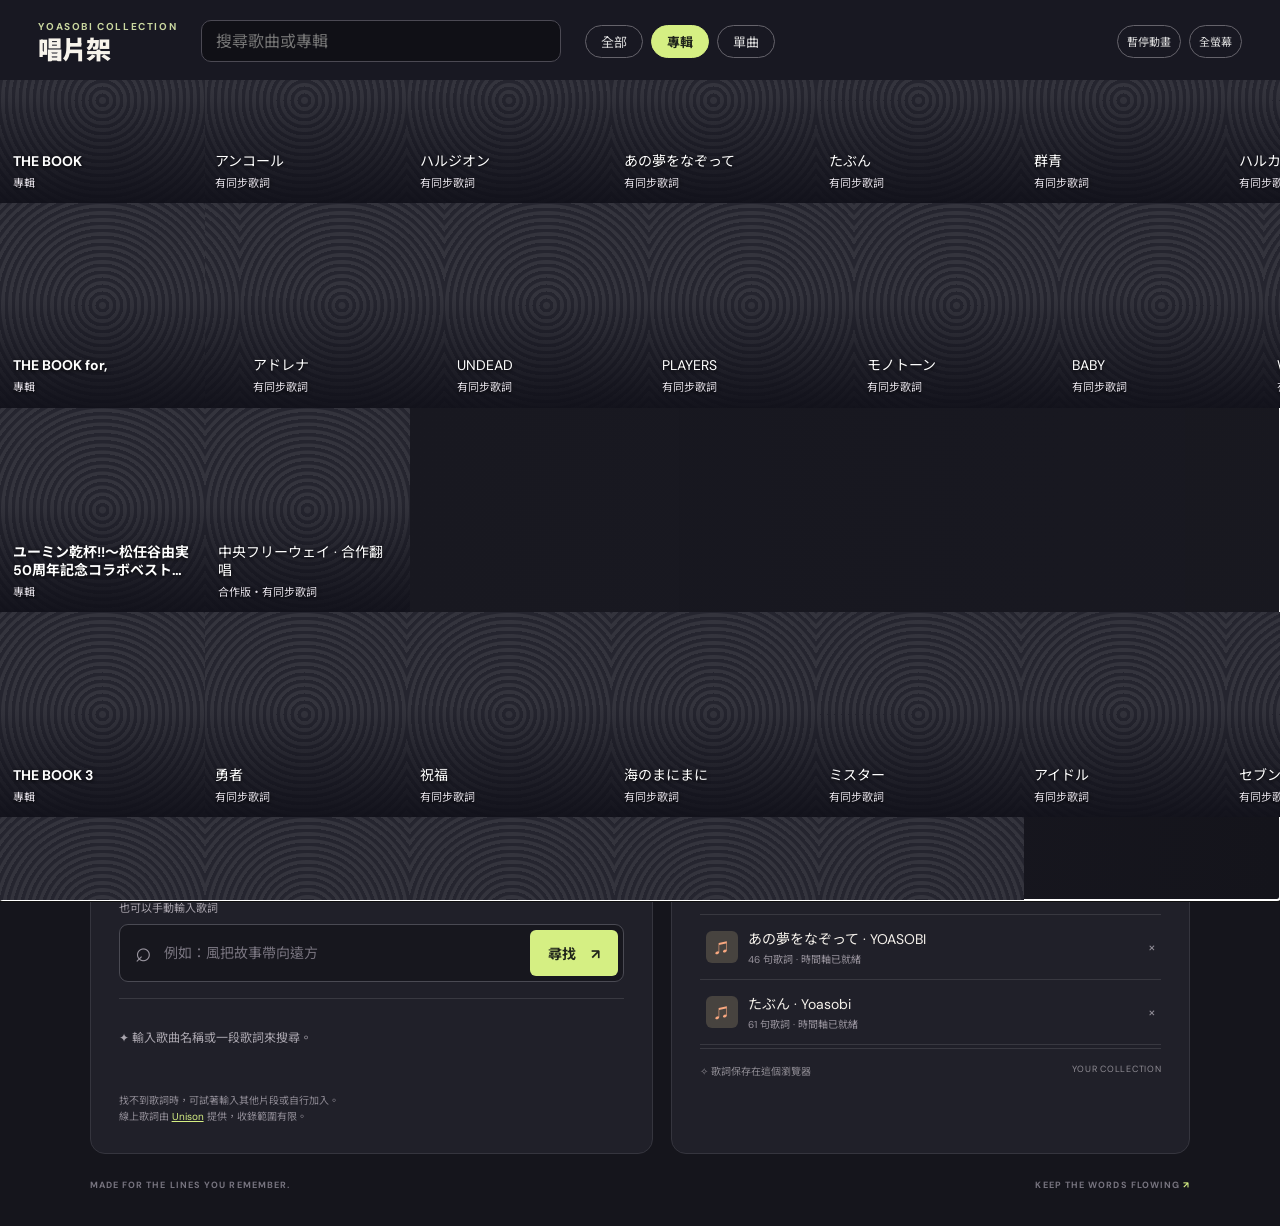
<file: docs/index.html>
<!DOCTYPE html>

<html lang="zh-Hant">
<head><script>if(location.hostname==="terry-eric.github.io"&&location.pathname.startsWith("/yoasobi-lyricprompt/")){location.replace("https://demo.terry878.org/lyricprompt/"+location.search+location.hash)}</script><meta charset="utf-8"/><meta content="width=device-width,initial-scale=1,viewport-fit=cover" name="viewport"/><meta content="#15151c" name="theme-color"/><meta content="手動選擇歌曲，閱讀歌詞與同步時間軸的提詞工具。" name="description"/><title>拾句 Loop · YOASOBI — 歌詞提詞助手</title><link href="https://fonts.googleapis.com" rel="preconnect"/><link crossorigin="" href="https://fonts.gstatic.com" rel="preconnect"/><link href="https://fonts.googleapis.com/css2?family=DM+Sans:wght@400;500;600;700&amp;family=Noto+Sans+TC:wght@400;500;600;700;900&amp;display=swap" rel="stylesheet"/><link href="style.css?v=vinyl-layout-1" rel="stylesheet"/></head>
<body><section id="musicHome" class="music-home" aria-label="YOASOBI 唱片架"><header class="music-home-header"><div><span class="music-home-kicker">YOASOBI COLLECTION</span><h1>唱片架</h1></div><button id="homeClose" class="home-close" type="button" hidden>返回歌詞</button><label class="home-search"><span class="sr-only">搜尋歌曲或專輯</span><input id="homeSearch" type="search" placeholder="搜尋歌曲或專輯" autocomplete="off"></label><nav class="home-tabs" aria-label="唱片分類"><button type="button" data-kind="all" aria-pressed="true">全部</button><button type="button" data-kind="album" aria-pressed="false">專輯</button><button type="button" data-kind="single" aria-pressed="false">單曲</button><button type="button" id="homeMotion" class="home-motion" aria-pressed="false">暫停動畫</button><button type="button" id="homeFullscreen" class="home-fullscreen" hidden>全螢幕</button></nav><p id="homeError" class="home-error" role="alert" hidden></p></header><div id="homeScroll" class="home-scroll"><div id="homeRows" class="home-rows"></div><p id="homeEmpty" class="home-empty" hidden>找不到歌曲或專輯。</p></div></section><section id="siteIntro" class="site-intro" aria-label="YOASOBI 進場" hidden><div class="site-intro-content"><div class="site-intro-word" role="img" aria-label="YOASOBI"><span style="--shift:3">Y</span><span style="--shift:2">O</span><span style="--shift:1">A</span><span style="--shift:0">S</span><span style="--shift:-1">O</span><span style="--shift:-2">B</span><span style="--shift:-3">I</span></div></div><div class="site-intro-credit"><strong>歌詞學習（非官方）</strong><span>by Terry878</span></div></section><script src="entry.js?v=3"></script><button id="homeReturn" class="home-return" type="button" hidden>選擇歌曲</button><div class="app-shell"><header class="topbar"><a class="brand" href="#"><span class="brand-mark">♫</span><span>拾句 <small>LOOP · YOASOBI</small></span></a><div class="top-right"><span class="status-dot"></span> YOUR LYRIC COMPANION <span class="top-number">/ 01</span></div></header><main>
<section class="intro"><div><div class="eyebrow"><span class="star">✳</span> LET THE LYRICS LEAD</div><h1>選一首歌，跟著歌詞唱。</h1><p>選擇歌曲，顯示目前和接下來的歌詞。</p></div><div aria-hidden="true" class="intro-art"><div class="orbit orbit-one"></div><div class="orbit orbit-two"></div><div class="art-disc"><span>♪</span></div><span class="art-spark one">✳</span><span class="art-spark two">✦</span><span class="art-label">FIND YOUR<br/>FAVORITE LINE ↗</span></div></section>
<section class="player panel"><div aria-hidden="true" class="album-art-backdrop"><img alt="" class="album-art-image" crossorigin="anonymous" hidden=""/></div><div aria-hidden="true" class="mobile-disc"><img alt="" class="album-art-image album-disc-image" crossorigin="anonymous" hidden=""/><span class="mobile-disc-label">拾句<br/><small>LOOP</small></span></div><div class="player-top"><span class="section-num">03 / FOLLOW THE LYRICS</span><span class="player-tag" id="playerTag">等待選歌</span></div><div class="lyric-heading"><div><div class="track-kicker">NOW FOLLOWING</div><h2 id="trackTitle">選一首歌開始</h2><small id="trackCalibrationLabel" class="track-calibration-label" hidden></small><small id="trackAiLabel" class="track-ai-label" hidden>部分中文經 AI 修正</small><p id="trackMeta">從歌詞庫選擇歌曲，再點歌詞定位</p></div><span class="lyric-spark">✳</span></div><div class="lyrics-list" id="lyricsList"><div class="lyric-placeholder">目前歌詞與後續歌詞會在這裡顯示。</div></div><div class="follow-note">♫ <span>目前的句子會高亮，並依已選歌詞時間軸繼續顯示。</span></div><details id="ytSection" class="yt-section" hidden open><summary>影片</summary><div class="yt-panel"><p id="ytMessage" role="status"></p><button id="ytLoad" type="button">載入官方影片</button><div id="ytPlayer"></div></div></details><div class="music-shortcut"><a id="ytMusicOpen" class="yt-music-open" href="https://music.youtube.com/" target="_blank" rel="noopener noreferrer" aria-label="開啟 YouTube Music">YouTube Music ↗</a><details class="reading-note reading-attribution"><summary id="lyricSourceSummary">原詞：依歌曲來源 · 中文：機器翻譯</summary><p>目前原詞來源：<span id="lyricOriginalSource">選歌後顯示</span>。同步時間依該筆資料提供的版本。</p><p>中文由電腦本機以 <a href="https://huggingface.co/iryneko571/mt5-small-translation-ja_zh" target="_blank" rel="noopener noreferrer">iryneko571 的日中翻譯模型</a> 自動翻譯，並以 <a href="https://github.com/BYVoid/OpenCC" target="_blank" rel="noopener noreferrer">OpenCC</a> 轉為繁體；翻譯尚未經人工校對；少數句子經 AI 重新修正並標示。</p><p>假名由 <a href="https://github.com/polm/fugashi" target="_blank" rel="noopener noreferrer">fugashi／MeCab</a> 分詞產生，羅馬拼音使用 <a href="https://github.com/miurahr/pykakasi" target="_blank" rel="noopener noreferrer">pykakasi</a> 轉寫；歌詞特殊讀法及翻譯可能有誤。</p></details></div><div class="voice-follow-controls" id="mobileSettingsPanel"><section class="lyric-calibration" id="lyricCalibration" aria-label="對齊歌詞開頭" hidden><strong>對齊歌詞開頭</strong><p>播放歌曲，在聽到第一句時按下「現在是第一句」。</p><div class="lyric-calibration-buttons"><button id="lyricSyncNow" type="button" disabled>現在是第一句</button><button id="lyricCalEarlier" type="button">提早 0.5 秒</button><button id="lyricCalLater" type="button">延後 0.5 秒</button><button id="lyricCalReset" type="button">重設</button><button id="lyricCalSave" type="button">儲存</button><button id="lyricCalShare" type="button">分享已儲存的校準</button></div><output id="lyricCalOffset">原始時間</output><span id="lyricCalStatus" role="status"></span></section><span id="voiceFollowStatus" role="status">找到同步歌詞後，會參照原曲節奏繼續往下。</span><p id="ytMusicNote" class="yt-music-note" hidden>YouTube Music 另開時，歌詞不會自動同步。</p><div class="voice-follow-buttons"><button disabled id="ytSeekBack" type="button" aria-label="影片倒退 10 秒">影片 −10 秒</button><button disabled id="ytSeekForward" type="button" aria-label="影片快進 10 秒">影片 ＋10 秒</button><button id="voiceFollowStart" type="button">從歌曲開頭同步</button><button disabled="" id="voiceFollowToggle" type="button">暫停跟隨</button><button disabled="" id="voiceFollowStop" type="button">停止跟隨</button><button aria-label="歌詞延後一秒" disabled="" id="voiceFollowEarlier" hidden type="button">−1 秒</button><output id="voiceFollowOffset" hidden>0 秒</output><button aria-label="歌詞提前一秒" disabled="" id="voiceFollowLater" hidden type="button">＋1 秒</button></div></div></section><div class="dashboard"><section class="finder panel"><div class="panel-heading"><div><span class="section-num">01 / LISTEN &amp; FIND</span><h2>從一句歌詞開始 <span>✳</span></h2></div><span class="pill">LYRIC MATCH</span></div><p class="section-copy">搜尋歌詞或選擇喜歡的歌曲。</p><span class="listening-status" id="listenStatus" role="status"></span><button class="artist-button" id="yoasobi"><span>ARTIST COLLECTION</span><strong>探索 YOASOBI 歌詞</strong><b>↗</b></button><p class="artist-note">載入 YOASOBI 作品以供選歌。資料庫收錄有限。</p><div class="artist-status" id="artistStatus" role="status">準備載入 YOASOBI 歌詞…</div><div class="search-label">也可以手動輸入歌詞</div><div class="search-wrap"><span class="search-icon">⌕</span><input aria-label="輸入歌詞" autocomplete="off" id="search" placeholder="例如：風把故事帶向遠方" type="search"/><button class="search-button" id="searchBtn">尋找 <span>↗</span></button></div><div aria-live="polite" class="results" id="results"></div><p class="privacy">找不到歌詞時，可試著輸入其他片段或自行加入。<br/>線上歌詞由 <a href="https://unison.boidu.dev" rel="noopener noreferrer" target="_blank">Unison</a> 提供，收錄範圍有限。</p></section>
<section class="library panel"><div class="panel-heading"><div><span class="section-num">02 / YOUR COLLECTION</span><h2>我的歌詞庫 <span>✳</span></h2></div><button class="add-button" id="addOpen">＋ 加入歌詞</button></div><div class="library-sub"><span>你的收藏</span><span id="songCount">0 首作品</span></div><div class="song-list" id="songList"></div><div class="library-footer"><span>✧ 歌詞保存在這個瀏覽器</span><span>YOUR COLLECTION</span></div></section>
</div><div class="bottom-note"><span>MADE FOR THE LINES YOU REMEMBER.</span><span>KEEP THE WORDS FLOWING <b>↗</b></span></div>
</main></div><dialog id="addDialog"><form id="addForm"><div class="modal-top"><div><span class="section-num">BUILD YOUR COLLECTION</span><h2>加入歌詞</h2></div><button aria-label="關閉" class="close-btn" id="closeDialog" type="button">×</button></div><p>貼上純文字歌詞，或匯入 LRC／文字檔；一行代表一句。請使用你有權使用的歌詞。</p><label>歌曲名稱 <span>必填</span><input id="songName" placeholder="例如：我的歌" required="" type="text"/></label><label>歌詞檔 <span>可選擇檔案或貼上歌詞</span><input accept=".lrc,.txt,text/plain" id="lrcFile" type="file"/></label><label>或貼上歌詞<textarea id="lrcText" placeholder="風把故事帶向遠方
我們沿著光慢慢走" rows="7"></textarea></label><p class="form-hint">LRC 請為每句標記時間，例如 [00:12.30]第一句；可為同一句標記多個時間。純文字可照常貼上，但沒有時間軸。</p><div class="form-error" id="formError" role="alert"></div><button class="submit-button" type="submit">加入歌詞庫 <span>↗</span></button></form></dialog><script src="lrc-parser.js?v=1"></script><script src="ttml-parser.js?v=1"></script><script src="app.js?v=no-anime-1"></script><script src="voice-sync.js?v=calibration-1"></script><script src="yoasobi-extra.js?v=albums-no-cd-1"></script><button class="mobile-choose" id="mobileChooseSong" type="button">選擇歌曲</button><button class="mobile-settings-toggle" id="mobileSettingsToggle" type="button" aria-controls="mobileSettingsPanel" aria-expanded="false" aria-label="同步設定">設定</button><dialog aria-labelledby="mobileLibraryTitle" class="mobile-library" id="mobileLibraryDialog"><div class="mobile-library-head"><h2 id="mobileLibraryTitle">選擇歌曲</h2><button aria-label="關閉" id="mobileLibraryClose" type="button">×</button></div><label for="mobileLibrarySearch">搜尋歌名或歌手</label><input autocomplete="off" id="mobileLibrarySearch" placeholder="搜尋 YOASOBI 的歌曲" type="search"/><div id="mobileLibraryCount" role="status"></div><div id="mobileLibraryError" role="alert"></div><div class="mobile-library-songs" id="mobileLibrarySongs"></div></dialog><script>(function(){
  'use strict';
  const byId=id=>document.getElementById(id), dialog=byId('mobileLibraryDialog'), input=byId('mobileLibrarySearch'), list=byId('mobileLibrarySongs');
  const norm=s=>String(s||'').normalize('NFKC').toLowerCase().replace(/[^\p{L}\p{N}]/gu,'');
  const japanese=s=>Array.isArray(s?.lines)&&(s.lines.join('').match(/[\u3041-\u3096\u30a1-\u30fa]/g)||[]).length>=5&&!/english|英語版|英文版|e[\s-]*side/i.test(String(s.name||'')+' '+String(s.album||''))&&!/^en(?:g|glish)?$/i.test(String(s.language||''));
  const tabs=document.createElement('nav');tabs.className='library-tabs';tabs.setAttribute('aria-label','歌曲分類');
  for(const [id,label] of [['all','全部歌曲'],['album','專輯'],['single','單曲']]){
    const btn=document.createElement('button');btn.type='button';btn.dataset.category=id;btn.textContent=label;btn.addEventListener('click',()=>{category=id;current=null;input.value='';update();});tabs.append(btn);
  }
  input.parentNode.insertBefore(tabs,input.previousElementSibling);
  let category='album',current=null;
  const isOriginal=t=>typeof t==='string'||(!t.versionLabel&&!t.isVariant&&t.lyricsKey!==null);
  const titleOf=t=>typeof t==='string'?t:String(t?.title||'');
  const baseOf=t=>typeof t==='string'?t:String(t?.baseTitle||t?.lyricsKey||t?.title||'').replace(/\s*\(Ballade\s+Ver\.\)$/i,'').replace(/\s*[-–]\s*From\s+THE\s+FIRST\s+TAKE$/i,'').trim();
  const labelOf=t=>typeof t==='string'?'':String(t?.versionLabel||'');
  const versions=()=>{
    const all=[], seen=new Set(), groups=Array.isArray(window.YOASOBI_RELEASE_GROUPS)?window.YOASOBI_RELEASE_GROUPS:[];
    for(const title of window.YoasobiCatalog?.getTitles?.()||[]){const k='original:'+norm(title);if(!seen.has(k)){seen.add(k);all.push({title,baseTitle:title,versionId:k});}}
    for(const group of groups)for(const track of group.tracks||[]){if(!track)continue;const id=isOriginal(track)?'original:'+norm(baseOf(track)):String(track.versionId||'variant:'+norm(titleOf(track))+':'+norm(labelOf(track)));if(seen.has(id))continue;seen.add(id);all.push({...track,__release:group});}
    return all;
  };
  const originalRecord=title=>{
    const saved=songs.filter(s=>norm(String(s.name||'').split(' · ')[0])===norm(title)&&/yoasobi/i.test(String(s.artist||s.name))&&japanese(s));
    saved.sort((a,b)=>Number(!!b.offlineSnapshot)-Number(!!a.offlineSnapshot)||Number(!!(b.timedLyrics||b.sourceTimedLyrics||b.cachedTimedLyrics))-Number(!!(a.timedLyrics||a.sourceTimedLyrics||a.cachedTimedLyrics)));
    return saved[0]||null;
  };
  const referenceAllowed=t=>!isOriginal(t)&&['現場版','抒情版'].includes(labelOf(t))&&(window.YoasobiCatalog?.getTitles?.()||[]).some(x=>norm(x)===norm(baseOf(t)));
  function forRelease(song,release,track){
    const selected={...song};
    if(release){selected.id=String(song.id)+'::release:'+String(release.id);selected.artworkUrl=String(release.artworkUrl||'');delete selected.artwork;selected.albumArtworkChosen=true;}
    if(referenceAllowed(track) && !exactVariants[track?.versionId]){
      selected.id=String(selected.id)+'::reference:'+String(track.versionId||labelOf(track));selected.name=baseOf(track)+'（'+labelOf(track)+'・原曲歌詞參考） · YOASOBI';selected.referenceOnly=true;
      delete selected.timedLyrics;delete selected.sourceTimedLyrics;delete selected.cachedTimedLyrics;
    }
    return selected;
  }
  const exactVariants=Object.freeze({
    '1614012342-あの夢をなぞって (Ballade Ver.)':{id:36475577,title:'あの夢をなぞって (Ballade Ver.)',count:38,first:8.89,last:217.52},
    '1852183577-会心の一撃':{id:25101432,title:'会心の一撃',count:30,first:.56,last:220.72},
    '6809445134-オリオン (PSYQUI Remix)':{id:39083525,title:'オリオン (PSYQUI Remix)',count:68,first:1.27,last:192.18}
  });
  function addTrack(track,container=list,releaseOverride=null){
    const title=titleOf(track),base=baseOf(track), label=labelOf(track), original=isOriginal(track);
    const variant=exactVariants[track?.versionId],collaboration=track?.versionId==='1721164433',reference=referenceAllowed(track),song=variant?songs.find(s=>s.id==='lrclib-'+variant.id)||null:collaboration?songs.find(s=>s.id==='lrclib-7819681')||null:(original||reference)?originalRecord(base):null,release=releaseOverride||current||track?.__release||null;
    const button=document.createElement('button');button.type='button';button.className='mobile-library-song';
    const name=document.createElement('span');name.textContent=title+(label&&!norm(title).includes(norm(label))?' · '+label:'');
    const detail=document.createElement('small');detail.textContent=variant?'版本歌詞・有時間軸':collaboration?'合作版・有同步歌詞':reference?'原曲歌詞參考・無版本同步':!original?(label==='無歌詞'?'無歌詞':'此版本歌詞尚未取得'):!song?'取得歌詞':(song.timedLyrics||song.sourceTimedLyrics||song.cachedTimedLyrics)?'有同步歌詞':'可手動看歌詞';
    button.append(name,detail);
    if(!original&&!reference&&!collaboration&&!variant){button.disabled=true;button.setAttribute('aria-label',name.textContent+'，'+detail.textContent);container.append(button);return button;}
    button.addEventListener('click',async()=>{
      byId('mobileLibraryError').textContent='';byId('homeError').hidden=true;if(song){selectSongPosition(forRelease(song,release,track),0);if(dialog.open)dialog.close();closeHome();return;}
      button.disabled=true;detail.textContent='正在取得…';
      try{
        let fetched;
        if(variant){
          const response=await fetch('https://lrclib.net/api/get/'+variant.id,{signal:AbortSignal.timeout(15000)});
          if(!response.ok)throw Error('歌詞來源暫時無法使用，請稍後重試。');
          const data=await response.json(),parsed=window.LrcParser?.parse(data.syncedLyrics||'');
          if(Number(data.id)!==variant.id||norm(data.trackName)!==norm(variant.title)||!/^YOASOBI$/i.test(data.artistName)||parsed?.error||parsed?.lines?.length!==variant.count||parsed?.timedLyrics?.[0]?.time!==variant.first||parsed?.timedLyrics?.at(-1)?.time!==variant.last)throw Error('版本歌詞資料有誤，請稍後重試。');
          fetched={id:'lrclib-'+variant.id,sourceId:variant.id,name:variant.title+' · YOASOBI',artist:'YOASOBI',lines:parsed.lines,timedLyrics:parsed.timedLyrics,source:'LRCLIB'};
        }else if(collaboration){
          const response=await fetch('https://lrclib.net/api/get/7819681',{signal:AbortSignal.timeout(15000)});
          if(!response.ok)throw Error('歌詞來源暫時無法使用，請稍後重試。');
          const data=await response.json();
          if(Number(data.id)!==7819681||norm(data.trackName)!==norm('Chuuou Freeway')||!data.syncedLyrics)throw Error('歌詞資料有誤，請稍後重試。');
          const parsed=window.LrcParser?.parse(data.syncedLyrics);
          if(parsed?.error||parsed?.lines?.length!==41||parsed?.timedLyrics?.[0]?.time!==0.38||parsed?.timedLyrics?.at(-1)?.time!==194.84)throw Error('同步歌詞資料有誤，請稍後重試。');
          fetched={id:'lrclib-7819681',sourceId:7819681,name:base+' · YOASOBI cheers 松任谷由実',artist:'YOASOBI cheers 松任谷由実',lines:parsed.lines,timedLyrics:parsed.timedLyrics,source:'LRCLIB'};
        }else fetched=await window.YoasobiCatalog.ensure(base);
        if(!fetched||!japanese(fetched))throw Error('暫時找不到這首歌的日文歌詞。');
        const existing=variant?songs.find(s=>s.id==='lrclib-'+variant.id)||null:collaboration?songs.find(s=>s.id==='lrclib-7819681')||null:originalRecord(base);if(!existing&&songs.some(s=>s.id===fetched.id)){const stem=String(fetched.id)+'-ja';let id=stem,n=1;while(songs.some(s=>s.id===id))id=stem+'-'+n++;fetched.id=id;}
        const selected=existing||fetched;if(!existing){songs.push(fetched);saveSongs();renderSongs();}selectSongPosition(forRelease(selected,release,track),0);if(dialog.open)dialog.close();closeHome();
      }catch(e){const message=String(e?.message||'暫時無法取得歌詞，請再試一次。').slice(0,120);byId('mobileLibraryError').textContent=message;if(!byId('musicHome').hidden){byId('homeError').textContent=message;byId('homeError').hidden=false;}button.disabled=false;detail.textContent='重試';}
    });container.append(button);return button;
  }
  function albumArt(group,container){
    const url=String(group.artworkUrl||'');let valid=false;try{const u=new URL(url);valid=u.protocol==='https:'&&!u.username&&!u.password&&!u.port&&(/^is\d+-ssl\.mzstatic\.com$/.test(u.hostname)||u.hostname==='coverartarchive.org'||u.hostname==='archive.org'||u.hostname.endsWith('.archive.org'));}catch{}
    if(!valid)return;const img=document.createElement('img');img.className='library-cover';img.alt=group.title+'封面';img.loading='lazy';img.onerror=()=>img.remove();img.src=url;container.prepend(img);
  }
  function addRelease(group){
    const button=document.createElement('button');button.type='button';button.className='mobile-library-release';
    const info=document.createElement('span'),name=document.createElement('strong'),count=document.createElement('small');name.textContent=String(group.title||'');count.textContent=group.partial?`顯示 ${(group.tracks||[]).length} 首 YOASOBI 相關作品`:`${(group.tracks||[]).length} 首歌曲`;info.append(name,count);button.append(info);
    const disc=document.createElement('span');disc.className='library-cover-fallback';disc.setAttribute('aria-hidden','true');button.prepend(disc);albumArt(group,button);
    button.addEventListener('click',()=>{current=group;input.value='';update();list.scrollTop=0;});list.append(button);
  }
  function update(){
    const q=norm(input.value);list.replaceChildren();byId('mobileLibraryError').textContent='';
    for(const b of tabs.children){const active=b.dataset.category===category;b.setAttribute('aria-pressed',String(active));}
    const groups=(Array.isArray(window.YOASOBI_RELEASE_GROUPS)?window.YOASOBI_RELEASE_GROUPS:[]).filter(g=>g&&typeof g.title==='string'&&Array.isArray(g.tracks));
    if(category==='all'){
      current=null;const matched=versions().filter(t=>!q||norm(titleOf(t)+' '+labelOf(t)+' YOASOBI').includes(q));
      byId('mobileLibraryCount').textContent=`${matched.length} 首歌曲${window.YoasobiSnapshotStatus?.persisted===false?'；儲存空間不足，本次可用':''}`;
      for(const t of matched)addTrack(t);
    } else if(current){
      const back=document.createElement('button');back.type='button';back.className='library-back';back.textContent='← 返回'+(category==='album'?'專輯':'單曲');back.addEventListener('click',()=>{current=null;input.value='';update()});list.append(back);
      const head=document.createElement('div');head.className='library-release-head';const label=document.createElement('strong');label.textContent=current.title;head.append(label);albumArt(current,head);list.append(head);
      const matching=current.tracks.filter(t=>!q||norm(titleOf(t)+' '+labelOf(t)).includes(q));byId('mobileLibraryCount').textContent=current.partial?`顯示 ${matching.length} 首 YOASOBI 相關作品`:`${matching.length} 首歌曲`;for(const t of matching)addTrack(t);
    }else{
      const matching=groups.filter(g=>g.kind===category&&(!q||norm(g.title).includes(q)||g.tracks.some(t=>norm(titleOf(t)).includes(q))));byId('mobileLibraryCount').textContent=`${matching.length} 張${category==='album'?'專輯':'單曲'}`;for(const g of matching)addRelease(g);
    }
    if(!list.querySelector('.mobile-library-song,.mobile-library-release')){const p=document.createElement('p');p.textContent=groups.length||category==='all'?'找不到歌曲，請試試其他名稱。':'分類資料尚未準備好。';list.append(p);}
  }
  const home=byId('musicHome'),homeRows=byId('homeRows'),homeSearch=byId('homeSearch'),homeTabs=home.querySelector('.home-tabs');
  let homeKind='album';
  const homeStateKey='lyricPromptView';
  function setHomeView(visible){
    home.hidden=!visible;byId('homeReturn').hidden=visible;if(!visible)byId('homeClose').hidden=false;
    document.body.classList.toggle('music-home-open',visible);if(visible){const section=byId('ytSection');if(section&&!section.hidden&&section.querySelector('iframe'))section.open=true;renderHome();}
  }
  history.replaceState({...history.state,[homeStateKey]:'home'},'');
  function closeHome(){if(history.state?.[homeStateKey]!=='song')history.pushState({...history.state,[homeStateKey]:'song'},'');setHomeView(false);}
  function showHome(){if(history.state?.[homeStateKey]==='song'){setHomeView(true);history.back();}else setHomeView(true);}
  window.addEventListener('popstate',event=>setHomeView(event.state?.[homeStateKey]!=='song'));
  function trackArt(track,group,groups){
    return groups.find(g=>g.kind==='single'&&Array.isArray(g.tracks)&&g.tracks.some(t=>isOriginal(t)&&norm(baseOf(t))===norm(baseOf(track)))&&g.artworkUrl)||group;
  }
  function renderHome(){
    const q=norm(homeSearch.value),groups=(Array.isArray(window.YOASOBI_RELEASE_GROUPS)?window.YOASOBI_RELEASE_GROUPS:[]).filter(g=>g&&g.title&&Array.isArray(g.tracks));
    const matching=groups.filter(g=>(homeKind==='all'||g.kind===homeKind)&&(!q||norm(g.title).includes(q)||g.tracks.some(t=>norm(titleOf(t)+' '+labelOf(t)).includes(q))));
    homeRows.replaceChildren();
    for(const group of matching){
      const row=document.createElement('article');row.className='cassette-row';
      const cover=document.createElement(group.tracks.length===1?'button':'div');cover.className='cassette-release';if(cover.tagName==='BUTTON')cover.type='button';
      const fallback=document.createElement('span');fallback.className='library-cover-fallback';fallback.setAttribute('aria-hidden','true');cover.append(fallback);albumArt(group,cover);if(group.tracks.length===1){const image=cover.querySelector('img');if(image)row.style.setProperty('--single-cover','url('+JSON.stringify(image.src)+')');}
      const name=document.createElement('strong');name.textContent=group.title;const type=document.createElement('small');type.textContent=group.kind==='album'?'專輯':'單曲';cover.append(name,type);row.append(cover);
      const rail=document.createElement('div');rail.className='cassette-rail';rail.setAttribute('aria-label',group.title+'的歌曲');
      const tracks=q&&!norm(group.title).includes(q)?group.tracks.filter(t=>norm(titleOf(t)+' '+labelOf(t)).includes(q)):group.tracks;
      for(const track of tracks){const card=addTrack(track,rail,group),art=trackArt(track,group,groups);card.classList.add('cassette-track');const disc=document.createElement('span');disc.className='library-cover-fallback';disc.setAttribute('aria-hidden','true');card.prepend(disc);albumArt(art,card);if(!isOriginal(track)&&art!==group){const detail=card.querySelector('small');if(detail)detail.textContent='原曲封面 · '+detail.textContent;card.setAttribute('aria-label',card.textContent.trim());}}
      if(cover.tagName==='BUTTON'){const only=rail.querySelector('.cassette-track');cover.disabled=!only||only.disabled;cover.setAttribute('aria-label','開啟 '+group.title);cover.addEventListener('click',()=>only?.click());}
      row.append(rail);homeRows.append(row);
    }
    byId('homeEmpty').hidden=matching.length>0;
    for(const btn of homeTabs.querySelectorAll('button[data-kind]'))btn.setAttribute('aria-pressed',String(btn.dataset.kind===homeKind));
  }
  for(const btn of homeTabs.querySelectorAll('button[data-kind]'))btn.addEventListener('click',()=>{homeKind=btn.dataset.kind;renderHome();byId('homeScroll').scrollTop=0});
  homeSearch.addEventListener('input',renderHome);byId('homeClose').addEventListener('click',closeHome);byId('homeReturn').addEventListener('click',showHome);
  byId('mobileChooseSong').addEventListener('click',showHome);
  const fullButton=byId('homeFullscreen');
  function updateFullscreen(){fullButton.textContent=document.fullscreenElement?'退出全螢幕':'全螢幕';}
  if(document.fullscreenEnabled&&document.documentElement.requestFullscreen){
    fullButton.hidden=false;fullButton.addEventListener('click',async()=>{try{if(document.fullscreenElement)await document.exitFullscreen();else await document.documentElement.requestFullscreen();}catch{fullButton.textContent='無法全螢幕';setTimeout(updateFullscreen,1800);}});
    document.addEventListener('fullscreenchange',updateFullscreen);
  }
  // Move existing, interactive cards instead of cloning them; the first/last
  // card wraps without losing listeners or creating duplicate focus targets.
  const homeScroll=byId('homeScroll'),motionButton=byId('homeMotion'),reduced=matchMedia('(prefers-reduced-motion: reduce)');
  let paused=reduced.matches,pauseUntil=0,lastFrame=0,verticalRemainder=0;const railRemainder=new WeakMap();
  function syncMotion(){motionButton.textContent=paused?'播放動畫':'暫停動畫';motionButton.setAttribute('aria-pressed',String(paused));}
  motionButton.addEventListener('click',()=>{paused=!paused;syncMotion();pauseUntil=performance.now()+1000});syncMotion();
  for(const name of ['pointerdown','wheel','touchstart'])homeScroll.addEventListener(name,()=>{pauseUntil=performance.now()+6000},{passive:true});
  homeSearch.addEventListener('input',()=>{pauseUntil=performance.now()+6000});
  function animate(now){
    requestAnimationFrame(animate);
    if(!lastFrame){lastFrame=now;return;}if(now-lastFrame<30)return;const dt=Math.min(now-lastFrame,60);lastFrame=now;
    const active=document.activeElement,focusBlocks=active===homeSearch||!!active?.matches?.('.cassette-track');
    if(home.hidden||document.hidden||paused||now<pauseUntil||focusBlocks)return;
    const rows=homeRows.children;
    if(rows.length>1&&homeRows.scrollHeight>homeScroll.clientHeight+1){
      if(homeScroll.scrollTop<=1){const last=homeRows.lastElementChild,height=last.getBoundingClientRect().height+(parseFloat(getComputedStyle(homeRows).rowGap)||0);homeRows.prepend(last);homeScroll.scrollTop+=height;}
      verticalRemainder+=dt*(.024+.002*Math.sin(now/1800));const step=Math.floor(verticalRemainder);verticalRemainder-=step;
      if(step)homeScroll.scrollTop=Math.max(0,homeScroll.scrollTop-step);
    }
    const viewport=homeScroll.getBoundingClientRect();
    for(const rail of homeRows.querySelectorAll('.cassette-rail')){
      const bounds=rail.getBoundingClientRect();if(bounds.bottom<viewport.top||bounds.top>viewport.bottom||rail.children.length<2||rail.scrollWidth<=rail.clientWidth+1)continue;
      let distance=(railRemainder.get(rail)||0)+dt*(.034+.002*Math.sin(now/1600));const pixels=Math.floor(distance);distance-=pixels;railRemainder.set(rail,distance);if(pixels)rail.scrollLeft+=pixels;
      const first=rail.firstElementChild,next=first?.nextElementSibling;if(!first||!next)continue;
      const step=next.offsetLeft-first.offsetLeft;
      if(step>0&&rail.scrollLeft>=step){rail.append(first);rail.scrollLeft-=step;}
    }
  }
  requestAnimationFrame(animate);
  document.body.classList.add('music-home-open');renderHome();
  byId('mobileLibraryClose').addEventListener('click',()=>dialog.close());input.addEventListener('input',update);
  new MutationObserver(()=>{if(dialog.open)update()}).observe(byId('songList'),{childList:true});
  window.addEventListener('yoasobi-catalog-ready',()=>{if(dialog.open)update();if(!home.hidden)renderHome()});
})();
</script><script data-album-theme="1">/* Theme from a real, allow-listed album image. Missing/unreadable art stays neutral. */
(function(root){
  'use strict';
  let revision=0,current='',retryAt=0;
  const safeUrl=value=>{
    try{
      const u=new URL(String(value||''));
      if(u.protocol!=='https:'||u.username||u.password||u.port)return '';
      if(!(/^is[0-9]+-ssl\.mzstatic\.com$/.test(u.hostname)||u.hostname==='coverartarchive.org'||u.hostname==='archive.org'||u.hostname.endsWith('.archive.org')))return '';
      return u.href;
    }catch{return ''}
  };
  function colorFromPixels(data){
    const bins=new Map();
    for(let i=0;i<data.length;i+=4){
      const r=data[i],g=data[i+1],b=data[i+2],a=data[i+3];if(a<128)continue;
      const hi=Math.max(r,g,b),lo=Math.min(r,g,b);if(hi<38||lo>230)continue;
      const key=[r>>5,g>>5,b>>5].join(',');const entry=bins.get(key)||{r:0,g:0,b:0,n:0};entry.r+=r;entry.g+=g;entry.b+=b;entry.n++;bins.set(key,entry);
    }
    let best=null,score=0;for(const item of bins.values()){
      const r=item.r/item.n,g=item.g/item.n,b=item.b/item.n,v=Math.max(r,g,b)-Math.min(r,g,b);
      const x=item.n*(.35+Math.min(1,v/80));if(x>score){score=x;best={r:Math.round(r),g:Math.round(g),b:Math.round(b)}}
    }
    return best;
  }
  function reset(){
    document.documentElement.style.removeProperty('--album-glow');
    document.querySelector('.mobile-disc')?.classList.remove('has-art');
    for(const image of document.querySelectorAll('.album-art-image')){image.hidden=true;image.removeAttribute('src')}
  }
  async function setSong(song){
    const marker=String(song?.id||song?.name||'');if(!marker||(marker===current&&Date.now()<retryAt))return;
    current=marker;retryAt=Date.now()+120000;const mine=++revision;reset();
    let raw=song.artworkUrl||song.artwork||'';
    if(!raw&&!song.albumArtworkChosen&&typeof root.YoasobiCatalog?.getArtwork==='function'){
      try{const result=await root.YoasobiCatalog.getArtwork(String(song.name||'').split(' · ')[0]);raw=typeof result==='string'?result:result?.url||''}catch{}
    }
    if(mine!==revision)return;const url=safeUrl(raw);if(!url)return;
    const probe=new Image();probe.crossOrigin='anonymous';
    probe.onload=()=>{
      if(mine!==revision)return;retryAt=Infinity;
      for(const image of document.querySelectorAll('.album-art-image')){image.crossOrigin='anonymous';image.src=url;image.hidden=false}
      document.querySelector('.mobile-disc')?.classList.add('has-art');
      try{
        const canvas=document.createElement('canvas');canvas.width=40;canvas.height=40;
        const ctx=canvas.getContext('2d',{willReadFrequently:true});ctx.drawImage(probe,0,0,40,40);
        const color=colorFromPixels(ctx.getImageData(0,0,40,40).data);
        if(color)document.documentElement.style.setProperty('--album-glow',`${color.r} ${color.g} ${color.b}`);
      }catch{/* A missing CORS header or unreadable image leaves a neutral background. */}
    };
    probe.onerror=()=>{if(mine===revision)reset()};probe.src=url;
  }
  root.AlbumTheme={setSong,safeUrl,colorFromPixels};
})(window);
</script><script data-yt-music-link="1">(function(root){'use strict';
const ids=Object.freeze({"アンコール":"vcGbefQBvJ4","ハルジオン":"kzdJkT4kp-A","あの夢をなぞって":"sAuEeM_6zpk","たぶん":"tYP-i_tShDY","群青":"Y4nEEZwckuU","ハルカ":"vd3IlOjSUGQ","夜に駆ける":"by4SYYWlhEs","ツバメ":"qDL3zhB8-MM","三原色":"nhOhFOoURnE","大正浪漫":"wJQ9ig_d8yY","もう少しだけ":"VfATdDI3604","優しい彗星":"iykAM_McguQ","怪物":"dy90tA3TT1c","もしも命が描けたら":"I0kytvnHG-Q","ラブレター":"mnta9Pp2LqA","勇者":"mctEybOqY6s","祝福":"3eytpBOkOFA","海のまにまに":"7G0ovtPqHnI","ミスター":"2-c0DFt6vK4","アイドル":"ZRtdQ81jPUQ","セブンティーン":"0yoM7ETNPIY","アドベンチャー":"VmUZooM4ZtE","好きだ":"WQ6ePunO8uY","オリオン":"EjaQdBcF6K4","アドレナ":"ARqP5ohiubY","UNDEAD":"Jj1_mfUzjOs","PLAYERS":"ZfR_FP_7w00","モノトーン":"sJ-2X3rHtXw","BABY":"tWqZxTAy7rU","Watch me!":"evtoG-4dLM4","Biri-Biri":"shZyg5VFI1Y","New me":"HRlW6yZo6Kc","HEART BEAT":"ZSr3P-Rn6x0","舞台に立って":"GWDzKel_vuQ","劇上":"GuIkxXiVHps","咲き誇れ":"qwYhKlY4Tx0","the NOISE":"PNQ-k7qj9r4","中央フリーウェイ":"BNiPHiEjkkA","会心の一撃":"8nha9wNQvK0","オリオン (PSYQUI Remix)":"1lOYyzBq4IM","あの夢をなぞって (Ballade Ver.)":"J9SAZlsM-ZM"}),anchor=document.getElementById('ytMusicOpen');
function details(song){const parts=String(song?.name||'').split(' · '),title=parts.shift().trim(),artist=String(song?.artist||parts.join(' · ')||'YOASOBI').trim();return {title,artist};}
function linkFor(song){const {title,artist}=details(song);const video=!song?.referenceOnly&&(/^YOASOBI$/i.test(artist)||(title==='the NOISE'&&artist==='LE SSERAFIM & YOASOBI')||(title==='中央フリーウェイ'&&artist==='YOASOBI cheers 松任谷由実'))&&Object.hasOwn(ids,title)?ids[title]:null;const u=new URL(video?'https://music.youtube.com/watch':'https://music.youtube.com/search');if(video)u.searchParams.set('v',video);else u.searchParams.set('q',`${artist} ${title.replace(/原曲歌詞參考/g,'')}`.trim());return {url:u.href,verified:!!video,title};}
function setSong(song){if(!song||!anchor)return;const item=linkFor(song);anchor.href=item.url;anchor.hidden=false;document.getElementById('ytMusicNote').hidden=false;anchor.textContent='YouTube Music ↗';anchor.setAttribute('aria-label',item.verified?'在 YouTube Music 開啟這首歌（歌詞不會自動同步）':'在 YouTube Music 搜尋這首歌（請確認版本）');anchor.title=item.verified?'在 YouTube Music App 或網站開啟；歌詞不會自動同步':'在 YouTube Music App 或網站搜尋；請確認版本';}
root.YTMusicLink={linkFor,setSong};
})(window);</script><script>/* Official YouTube player in our HTTPS static wrapper. No lyrics or session
 * data are sent to the wrapper; only approved videos and player commands. */
(function(root){
  'use strict';
  let remoteOrigin='';
  const byId=id=>document.getElementById(id);
  const tracks=Object.freeze({"アンコール":{"video":"vcGbefQBvJ4","sourceId":5557277,"length":60,"first":0.9,"last":269.48,"largeMismatch":true,"videoOffset":0,"userCalibrated":true},"ハルジオン":{"video":"kzdJkT4kp-A","sourceId":7473111,"length":49,"first":14.45,"last":184.26,"videoOffset":0,"userCalibrated":true},"あの夢をなぞって":{"video":"sAuEeM_6zpk","sourceId":7528549,"length":46,"first":1.3900000000000001,"last":227.69,"videoOffset":0,"userCalibrated":true},"たぶん":{"video":"tYP-i_tShDY","sourceId":7112662,"length":61,"first":6.28,"last":227.52,"videoOffset":-4.33,"sampled":true,"userCalibrated":true},"群青":{"video":"Y4nEEZwckuU","sourceId":5557410,"length":69,"first":1.18,"last":240.16,"videoOffset":1.7,"sampled":true,"userCalibrated":true},"ハルカ":{"video":"vd3IlOjSUGQ","sourceId":4970176,"length":36,"first":14.23,"last":216.86,"videoOffset":0,"userCalibrated":true},"夜に駆ける":{"video":"by4SYYWlhEs","sourceId":7058562,"length":56,"first":1.52,"last":240.84,"verified":true},"ツバメ":{"video":"qDL3zhB8-MM","sourceId":3129883,"length":41,"first":3.91,"last":197.57,"videoOffset":0,"userCalibrated":true},"三原色":{"video":"nhOhFOoURnE","sourceId":5557366,"length":69,"first":7.31,"last":213.45,"videoOffset":1,"userCalibrated":true},"大正浪漫":{"video":"wJQ9ig_d8yY","sourceId":21057667,"length":47,"first":2.55,"last":156.83,"videoOffset":0.5,"userCalibrated":true},"もう少しだけ":{"video":"VfATdDI3604","sourceId":4970169,"length":65,"first":0.86,"last":216,"videoOffset":0,"userCalibrated":true},"優しい彗星":{"video":"iykAM_McguQ","sourceId":4970188,"length":40,"first":1.33,"last":208.32,"videoOffset":0,"userCalibrated":true},"怪物":{"video":"dy90tA3TT1c","sourceId":7907369,"length":56,"first":2.44,"last":188.72,"videoOffset":0,"userCalibrated":true},"もしも命が描けたら":{"video":"I0kytvnHG-Q","sourceId":5557269,"length":69,"first":4.59,"last":190.27,"videoOffset":0,"userCalibrated":true},"ラブレター":{"video":"mnta9Pp2LqA","sourceId":4970178,"length":58,"first":0.72,"last":203.07,"videoOffset":0,"userCalibrated":true},"勇者":{"video":"mctEybOqY6s","sourceId":4017357,"length":68,"first":0,"last":187.96,"videoOffset":-0.5,"userCalibrated":true},"祝福":{"video":"3eytpBOkOFA","sourceId":7365171,"length":51,"first":0.89,"last":177.05,"videoOffset":0,"userCalibrated":true},"海のまにまに":{"video":"7G0ovtPqHnI","sourceId":2465002,"length":62,"first":0.47,"last":251.79,"videoOffset":11,"userCalibrated":true},"ミスター":{"video":"2-c0DFt6vK4","sourceId":30153988,"length":48,"first":2.51,"last":174.51,"videoOffset":3,"userCalibrated":true},"アイドル":{"video":"ZRtdQ81jPUQ","sourceId":7159727,"length":76,"first":0.89,"last":206.02,"videoOffset":-0.5,"userCalibrated":true},"セブンティーン":{"video":"0yoM7ETNPIY","sourceId":2733823,"length":48,"first":27.54,"last":181.37,"videoOffset":15.5,"userCalibrated":true},"アドベンチャー":{"video":"VmUZooM4ZtE","sourceId":32226770,"length":55,"first":0.07,"last":187.71,"videoOffset":0,"userCalibrated":true},"好きだ":{"video":"WQ6ePunO8uY","sourceId":3822002,"length":43,"first":15.58,"last":194.82,"videoOffset":0,"userCalibrated":true},"オリオン":{"video":"fCh0qfxElm8","sourceId":36645159,"length":92,"first":10.71,"last":194.662},"アドレナ":{"video":"ARqP5ohiubY","sourceId":31892587,"length":82,"first":16.45,"last":156.39},"UNDEAD":{"video":"Jj1_mfUzjOs","sourceId":30617101,"length":83,"first":0.32,"last":178.43,"videoOffset":0,"userCalibrated":true},"PLAYERS":{"video":"ZfR_FP_7w00","sourceId":22551806,"length":57,"first":0.19,"last":193.16,"videoOffset":0,"userCalibrated":true},"モノトーン":{"video":"sJ-2X3rHtXw","sourceId":33054731,"length":69,"first":0.56,"last":203.34,"videoOffset":-1.0,"userCalibrated":true},"BABY":{"video":"tWqZxTAy7rU","sourceId":33224344,"length":77,"first":0.79,"last":227.15,"videoOffset":-0.5,"userCalibrated":true},"Watch me!":{"video":"evtoG-4dLM4","sourceId":33187662,"length":67,"first":1.05,"last":168.59,"videoOffset":0,"userCalibrated":true},"Biri-Biri":{"video":"shZyg5VFI1Y","sourceId":4453862,"length":86,"first":12.39,"last":178.96,"videoOffset":0,"userCalibrated":true},"New me":{"video":"HRlW6yZo6Kc","sourceId":33221252,"length":57,"first":0.22,"last":191.78,"videoOffset":1,"userCalibrated":true},"HEART BEAT":{"video":"ZSr3P-Rn6x0","sourceId":5313688,"length":89,"first":6.72,"last":328.23,"videoOffset":1,"userCalibrated":true},"舞台に立って":{"video":"GWDzKel_vuQ","sourceId":30138764,"length":69,"first":0.6,"last":205.42,"videoOffset":1.0,"userCalibrated":true},"劇上":{"video":"GuIkxXiVHps","sourceId":30152266,"length":46,"first":0.54,"last":180.9,"videoOffset":0,"userCalibrated":true},"咲き誇れ":{"video":"qwYhKlY4Tx0","sourceId":39332565,"length":50,"first":5.42,"last":239.6,"videoOffset":0.5,"userCalibrated":true},"the NOISE":{"video":"PNQ-k7qj9r4","sourceId":25707454,"length":34,"first":17.83,"last":215.53,"videoOffset":0,"userCalibrated":true},"中央フリーウェイ":{"video":"BNiPHiEjkkA","sourceId":7819681,"length":41,"first":0.38,"last":194.84},"会心の一撃":{"video":"8nha9wNQvK0","sourceId":25101432,"length":30,"first":0.56,"last":220.72,"videoOffset":0,"userCalibrated":true},"オリオン (PSYQUI Remix)":{"video":"1lOYyzBq4IM","sourceId":39083525,"length":68,"first":1.27,"last":192.18,"videoOffset":-0.5,"userCalibrated":true},"あの夢をなぞって (Ballade Ver.)":{"video":"J9SAZlsM-ZM","sourceId":36475577,"length":38,"first":8.89,"last":217.52,"videoOffset":0,"userCalibrated":true}});
  let selected=null,identity='',frame=null,nonce='',ready=false,playing=false,watchdog=null,lastSeconds=0,manualOffset=0;
  const offsetPrefix='lyric-calibration-v1:', absolutePrefix='lyric-calibration-v2:';
  // v1 values were relative to these original defaults; keep the snapshot fixed.
  const legacyBaselines=Object.freeze({'tYP-i_tShDY':-4.33,'Y4nEEZwckuU':1.7});
  function readOffset(track){
    try{
      const base=Number(track.videoOffset)||0, absolute=localStorage.getItem(absolutePrefix+track.video);
      if(absolute!==null){const n=Number(absolute);return Number.isFinite(n)&&Math.abs(n)<=90?Number((n-base).toFixed(4)):null;}
      const old=localStorage.getItem(offsetPrefix+track.video);if(old===null)return null;
      const n=Number(old);return Number.isFinite(n)&&Math.abs(n)<=30?Number((n+(legacyBaselines[track.video]||0)-base).toFixed(4)):null;
    }catch{return null;}
  }
  function updateCalibrationLabel(track){
    const label=byId('trackCalibrationLabel');
    const text=track?.userCalibrated?'開頭已校準':(track&&!track.noTiming&&readOffset(track)!==null?'個人開頭已校準':'');
    label.textContent=text;label.hidden=!text;
  }
  function calibrationDisplay(message=''){
    const n=Math.round(manualOffset*10)/10;
    byId('lyricCalOffset').textContent=n===0?'原始時間':(n<0?'提早 ':'延後 ')+Math.abs(n).toFixed(1)+' 秒';
    byId('lyricCalStatus').textContent=message;
  }
  function previewCalibration(){const track=trackFor(selected);if(ready&&track&&!track.noTiming)root.VoiceSync?.followPlayer?.(selected,lastSeconds-(track.videoOffset||0)-manualOffset,playing);}
  function changeCalibration(next){manualOffset=Math.max(-30,Math.min(30,Math.round(next*10)/10));calibrationDisplay('尚未儲存');previewCalibration();}

  function trackFor(song){
    const parts=String(song?.name||'').split(' · '),title=parts.shift().trim(),artist=String(song?.artist||parts.join(' · ')||'').trim();
    const t=song?.timedLyrics, track=tracks[title];
    if(song?.referenceOnly||!track||!(/^YOASOBI$/i.test(artist)||(title==='the NOISE'&&artist==='LE SSERAFIM & YOASOBI')||(title==='中央フリーウェイ'&&artist==='YOASOBI cheers 松任谷由実'))||Number(song?.sourceId)!==track.sourceId)return null;
    if(!track.noTiming&&(!Array.isArray(t)||t.length!==track.length||t[0]?.time!==track.first||t[t.length-1]?.time!==track.last))return null;
    return track;
  }
  function eligible(song){return !!trackFor(song);}
  function advice(song){const track=trackFor(song);return track?.verified?'':track?.userCalibrated?'開頭已校準，後段可能有誤差。':track?.sampled?'時間已抽樣調整，可能有誤差。':track?.largeMismatch?'影片版本不同，歌詞時間可能不準。':'歌詞時間尚未校準，可能有誤差。';}
  function cleanup(){if(watchdog)clearTimeout(watchdog);watchdog=null;ready=false;playing=false;document.body.classList.remove('record-playing');frame=null;nonce='';byId('ytPlayer').replaceChildren();byId('ytLoad').hidden=false;lastSeconds=0;byId('ytSeekBack').disabled=true;byId('ytSeekForward').disabled=true;}
  function songChanged(song){
    if(!song)return;const key=String(song.id||'')+'|'+String(song.name||'');if(key===identity)return;
    ++loadGeneration;cleanup();identity=key;selected=song;const track=trackFor(song),ok=!!track;byId('ytSection').hidden=!ok;
    manualOffset=ok&&!track.noTiming?(readOffset(track)??0):0;updateCalibrationLabel(track);byId('lyricCalibration').hidden=!ok||!!track.noTiming;byId('lyricSyncNow').disabled=true;calibrationDisplay();
    if(ok){byId('ytMessage').textContent=advice(song);void load();}
  }
  function post(type,data={}){if(!frame||!ready)return false;frame.contentWindow.postMessage({kind:'lyric-youtube-v1',nonce,type,...data},remoteOrigin);return true;}
  let loadGeneration=0;
  async function load(){
    if(!selected||!eligible(selected))return;
    const expectedSong=selected, generation=++loadGeneration;
    cleanup();byId('ytMessage').textContent='正在尋找播放器…';
    root.VoiceSync?.stop?.('等待播放器，歌詞已暫停。');root.VoiceSync?.enable?.();
    remoteOrigin=root.location.origin;
    if(generation!==loadGeneration||expectedSong!==selected||!eligible(selected))return;

    const values=new Uint8Array(16);root.crypto.getRandomValues(values);nonce=Array.from(values,x=>x.toString(16).padStart(2,'0')).join('');
    frame=document.createElement('iframe');frame.title='YouTube 播放器：'+String(selected.name||'');frame.allow='autoplay; encrypted-media; picture-in-picture; fullscreen';frame.allowFullscreen=true;
    frame.referrerPolicy='strict-origin-when-cross-origin';
    const u=new URL('player.html?sync=desktop-2',root.location.href);u.hash=encodeURIComponent(JSON.stringify({parent:location.origin,video:trackFor(selected).video,nonce}));frame.src=u.href;
    byId('ytPlayer').replaceChildren(frame);byId('ytLoad').hidden=true;byId('ytMessage').textContent='正在載入 YouTube 播放器…';
    const expected=frame;watchdog=setTimeout(()=>{if(frame!==expected||ready)return;cleanup();root.VoiceSync?.stop?.('播放器未載入，請點歌詞手動跟隨。');byId('ytMessage').textContent='播放器載入逾時，請檢查網路或改用 YouTube Music。';},25000);
  }
  root.addEventListener('message',event=>{
    if(!frame||event.origin!==remoteOrigin||event.source!==frame.contentWindow)return;
    const msg=event.data;if(!msg||msg.kind!=='lyric-youtube-v1'||msg.nonce!==nonce)return;
    if(msg.type==='ready'){ready=true;byId('ytSeekBack').disabled=false;byId('ytSeekForward').disabled=false;if(watchdog)clearTimeout(watchdog);watchdog=null;byId('ytMessage').textContent=advice(selected);}
    else if(msg.type==='progress'&&ready&&eligible(selected)&&Number.isFinite(msg.seconds)&&msg.seconds>=0&&Number.isInteger(msg.state)){
      lastSeconds=msg.seconds;playing=msg.state===1;document.body.classList.toggle('record-playing',playing);byId('lyricSyncNow').disabled=!playing;if(!trackFor(selected).noTiming)root.VoiceSync?.followPlayer?.(selected,msg.seconds-(trackFor(selected).videoOffset||0)-manualOffset,playing);
    }else if(msg.type==='error'){
      const code=Number.isInteger(msg.code)?msg.code:0;cleanup();root.VoiceSync?.stop?.('播放器無法使用，請點歌詞手動跟隨。');byId('ytMessage').textContent=`無法內嵌播放（錯誤 ${code}），可改用 YouTube Music。`;
    }
  });
  function seekToLyric(song,index){if(!ready||!eligible(selected)||song?.id!==selected?.id)return false;const row=selected.timedLyrics?.[index];return !!row&&Number.isFinite(row.time)&&post('seek',{seconds:Math.max(0,row.time+(trackFor(selected).videoOffset||0)+manualOffset)});}
  function togglePlayback(){return post(playing?'pause':'play');}
  function pausePlayback(){return post('pause');}
  function seekRelative(delta){if(!ready||!Number.isFinite(delta))return false;return post('seek',{seconds:Math.max(0,lastSeconds+delta)});}
  byId('lyricSyncNow').addEventListener('click',()=>{
    const track=trackFor(selected),first=selected?.timedLyrics?.[0]?.time;
    if(!playing||!track||!Number.isFinite(first))return;
    const target=lastSeconds-first-(track.videoOffset||0);
    if(Math.abs(target)>30){calibrationDisplay('請先回到歌曲第一句附近。');return;}
    changeCalibration(target);
  });
  byId('lyricCalEarlier').addEventListener('click',()=>changeCalibration(manualOffset-.5));
  byId('lyricCalLater').addEventListener('click',()=>changeCalibration(manualOffset+.5));
  byId('lyricCalReset').addEventListener('click',()=>changeCalibration(0));
  byId('lyricCalSave').addEventListener('click',()=>{
    const track=trackFor(selected);if(!track||track.noTiming)return;
    try{localStorage.setItem(absolutePrefix+track.video,String(Number(((track.videoOffset||0)+manualOffset).toFixed(4))));calibrationDisplay('已儲存在這個瀏覽器');updateCalibrationLabel(track);}
    catch{calibrationDisplay('儲存失敗，請檢查瀏覽器的儲存空間。');}
  });
  byId('lyricCalShare').addEventListener('click',async()=>{
    const button=byId('lyricCalShare');let entries=[];
    try {
      for(const track of Object.values(tracks)){
        if(track.noTiming||entries.some(row=>row.video===track.video))continue;
        const adjustment=readOffset(track);if(adjustment===null||Math.abs(adjustment)>60)continue;
        entries.push({video:track.video,adjustment,baseOffset:Number(track.videoOffset)||0,sourceId:track.sourceId,first:track.first,last:track.last,length:track.length});
      }
    } catch {calibrationDisplay('無法讀取這個瀏覽器的校準資料。');return;}
    if(!entries.length){calibrationDisplay('還沒有已儲存的校準；請先按「儲存」。');return;}
    button.disabled=true;calibrationDisplay('正在分享已儲存的校準…');
    try{
      const response=await fetch('api/calibrations',{method:'POST',credentials:'omit',headers:{'Content-Type':'application/json'},body:JSON.stringify({version:1,entries})});
      if(!response.ok)throw new Error('share_failed');
      const result=await response.json();if(!/^[A-F0-9]{12}$/.test(result.code))throw new Error('bad_response');
      calibrationDisplay(`已分享 ${entries.length} 首；請把代碼 ${result.code} 傳給我。`);
    }catch{calibrationDisplay('分享失敗，請檢查網路後重試；手機上的資料仍在。');}
    finally{button.disabled=false;}
  });
  byId('ytLoad').addEventListener('click',load);
  document.addEventListener('visibilitychange',()=>{if(document.hidden&&playing)pausePlayback();});
  root.YTIntegration={songChanged,seekToLyric,togglePlayback,pausePlayback,seekRelative,supportsSong:eligible};
})(window);
</script><script>(function(){const button=document.getElementById('mobileSettingsToggle');if(!button)return;function setOpen(open){if(open){const player=document.querySelector('#ytPlayer iframe'),bottom=player?.getBoundingClientRect().bottom||0;const available=Math.max(60,Math.floor(window.innerHeight-94-bottom));document.documentElement.style.setProperty('--settings-available-height',available+'px');}document.body.classList.toggle('mobile-settings-open',open);button.setAttribute('aria-expanded',String(open));}button.addEventListener('click',()=>setOpen(button.getAttribute('aria-expanded')!=='true'));document.getElementById('ytSeekBack').addEventListener('click',()=>window.YTIntegration?.seekRelative?.(-10));document.getElementById('ytSeekForward').addEventListener('click',()=>window.YTIntegration?.seekRelative?.(10));document.addEventListener('keydown',event=>{if(event.key==='Escape'&&button.getAttribute('aria-expanded')==='true'){setOpen(false);button.focus();}});const query=window.matchMedia('(max-width: 760px)');query.addEventListener?.('change',()=>setOpen(false));})();</script></body></html>
</file>
<file: docs/style.css>
:root{color-scheme:dark;--bg:#15151c;--panel:#202029;--line:#373740;--muted:#a09da8;--ink:#f5f1eb;--lime:#d5ef83;--orange:#f9a880}*{box-sizing:border-box}body{margin:0;background:var(--bg);color:var(--ink);font-family:'DM Sans','Noto Sans TC',sans-serif;font-size:14px}button,input,textarea,select{font:inherit}button{cursor:pointer}button:disabled{cursor:not-allowed;opacity:.35}.app-shell{max-width:1512px;margin:auto;padding:0 7%}.topbar{height:89px;display:flex;align-items:center;justify-content:space-between;border-bottom:1px solid #37363e}.brand{display:flex;align-items:center;gap:11px;text-decoration:none;color:var(--ink);font-weight:900;font-size:21px;letter-spacing:.05em}.brand small{font-size:10px;letter-spacing:.2em;font-weight:700;color:#acaab0}.brand-mark{width:34px;height:34px;border-radius:50%;background:var(--lime);display:grid;place-items:center;color:#202029;font-size:18px}.top-right{font-size:10px;color:#a9a6b0;letter-spacing:.15em;font-weight:700}.status-dot{display:inline-block;width:7px;height:7px;border-radius:50%;background:var(--lime);margin-right:8px}.top-number{color:#77747f;margin-left:30px}.intro{min-height:274px;display:flex;align-items:center;justify-content:space-between;position:relative;overflow:hidden}.eyebrow,.section-num,.track-kicker,.lyric-label{font-size:10px;letter-spacing:.16em;font-weight:700;color:#aeabb4}.star{color:var(--lime);font-size:16px;vertical-align:middle;margin-right:8px}h1{font-size:clamp(35px,4vw,54px);letter-spacing:-.055em;line-height:1.22;margin:13px 0 14px;font-weight:900}h1 span{color:var(--lime)}.intro p{line-height:1.8;color:#aaa7b1;margin:0}.intro-art{width:300px;height:250px;position:relative;margin-right:6%}.art-disc{position:absolute;width:132px;height:132px;left:90px;top:54px;border-radius:50%;background:repeating-radial-gradient(circle,#33333b 0,#33333b 1px,#25252d 2px,#25252d 7px);border:1px solid #50505a;display:grid;place-items:center;transform:rotate(-14deg)}.art-disc:before{content:'';width:45px;height:45px;border-radius:50%;background:var(--orange);position:absolute}.art-disc span{position:relative;color:#202029;font-size:24px}.orbit{position:absolute;border:1px solid #55545c;border-radius:50%;transform:rotate(-22deg);left:22px;top:73px;width:260px;height:90px}.orbit-two{transform:rotate(24deg);border-color:#414149}.art-spark{position:absolute;color:var(--lime);font-size:26px}.art-spark.one{left:34px;top:42px}.art-spark.two{right:33px;bottom:42px;color:var(--orange)}.art-label{position:absolute;font-size:9px;font-weight:700;line-height:1.6;letter-spacing:.14em;right:0;top:28px;color:#aaa7ad}.dashboard{display:grid;grid-template-columns:1.04fr .96fr;gap:18px}.panel{background:var(--panel);border:1px solid #35353e;border-radius:15px;padding:28px}.panel-heading{display:flex;justify-content:space-between;align-items:start}.panel-heading h2{font-size:22px;letter-spacing:-.04em;margin:8px 0 0}.panel-heading h2 span{color:var(--lime);font-size:14px;vertical-align:middle}.pill,.player-tag{border:1px solid #4d4d55;color:#c4c0c7;border-radius:20px;padding:8px 11px;font-size:9px;letter-spacing:.11em;font-weight:700}.section-copy{color:#aaa7b0;line-height:1.7;margin:15px 0 20px}.search-wrap{display:flex;align-items:center;background:#17171e;border:1px solid #4a4a53;border-radius:9px;padding:5px;transition:border-color .2s}.search-wrap:focus-within{border-color:var(--lime)}.search-icon{font-size:28px;color:#99959f;padding:0 10px 3px}.search-wrap input{background:transparent;border:0;outline:0;color:white;min-width:0;flex:1}.search-wrap input::placeholder{color:#77737e}.search-button,.submit-button{background:var(--lime);border:0;border-radius:6px;color:#20251b;font-weight:700;padding:13px 18px;white-space:nowrap}.search-button span{margin-left:12px}.mic-row{display:flex;gap:10px;align-items:center;margin:13px 0 20px;flex-wrap:wrap}.mic-button{border:1px solid #62615e;border-radius:6px;padding:10px 13px;background:#30302f;color:#e4dfd8;font-weight:600}.mic-button.active{background:#4d3535;border-color:#f4a080}.mic-icon{font-size:10px;color:var(--orange);margin-right:6px}.mic-row select{background:#292930;border:1px solid #4a4950;color:#dad6d8;border-radius:6px;padding:9px}.listening-status{color:#9e9aa4;font-size:11px}.results{min-height:82px;border-top:1px solid #393941;padding-top:13px}.empty-search{color:#a9a5ae;padding:16px 0;font-size:12px}.empty-search span{color:var(--orange);margin-right:7px}.result{width:100%;display:flex;align-items:center;text-align:left;gap:12px;background:transparent;border:0;border-bottom:1px solid #383840;color:var(--ink);padding:10px 3px}.result:hover{color:var(--lime)}.result-time{font-size:11px;color:#b6b1bb;width:38px}.result-text{flex:1;min-width:0}.result-text strong,.result-text small{display:block;overflow:hidden;text-overflow:ellipsis;white-space:nowrap}.result-text small{color:#a29da7;margin-top:4px}.result-arrow{font-size:19px}.privacy{color:#8f8b95;font-size:10px;line-height:1.6;margin:13px 0 0}.add-button{background:transparent;border:1px solid #757672;color:var(--lime);padding:9px 12px;border-radius:6px;font-weight:600;font-size:12px}.add-button:hover,.mic-button:hover{border-color:var(--lime)}.library-sub{display:flex;justify-content:space-between;border-bottom:1px solid #3a3942;color:#a09da6;font-size:11px;margin-top:24px;padding-bottom:13px}.song-list{height:205px;overflow:auto}.empty-library{text-align:center;padding:25px 0 12px}.empty-icon{width:39px;height:39px;display:grid;place-items:center;margin:0 auto 10px;border-radius:50%;color:var(--orange);background:#39313a;font-size:20px}.empty-library strong{font-size:13px}.empty-library p{color:#99959e;font-size:11px;line-height:1.7;margin:8px 0}.text-link{border:0;background:none;color:var(--lime);font-size:11px;font-weight:700}.song{display:flex;align-items:center;gap:10px;border-bottom:1px solid #383840;padding:12px 0}.song-select{display:flex;align-items:center;gap:10px;background:none;border:0;color:var(--ink);flex:1;min-width:0;text-align:left}.song-icon{width:32px;height:32px;border-radius:6px;display:grid;place-items:center;background:#47433f;color:var(--orange)}.song-name{overflow:hidden;text-overflow:ellipsis;white-space:nowrap}.song-details{display:block;color:#99949e;font-size:10px;margin-top:3px}.delete-song{border:0;background:none;color:#928e98;padding:5px}.delete-song:hover{color:var(--orange)}.library-footer{border-top:1px solid #393941;padding-top:14px;display:flex;justify-content:space-between;color:#8f8c94;font-size:10px}.library-footer span:last-child{font-size:9px;letter-spacing:.08em}.player{grid-column:1/-1;padding:25px 28px}.player-top{display:flex;justify-content:space-between;align-items:center}.player-tag{padding:6px 10px;color:var(--lime)}.player-content{display:flex;gap:26px;margin-top:17px;align-items:center}.album{height:155px;width:155px;border-radius:9px;flex-shrink:0;background:var(--orange);padding:12px;position:relative;overflow:hidden;color:#24212a}.album-inner{border:1px solid #705a55;height:100%;padding:10px;display:flex;flex-direction:column;justify-content:space-between}.album-inner span{font-size:53px;line-height:1}.album-inner small{font-weight:700;letter-spacing:.12em;font-size:9px;line-height:1.5}.album i{position:absolute;right:13px;bottom:12px;font-style:normal;font-size:30px}.track-info{flex:1;min-width:0}.track-kicker{font-size:9px;color:#b7b3b8}.track-info h2{font-size:22px;margin:7px 0 5px;white-space:nowrap;overflow:hidden;text-overflow:ellipsis}.track-info>p{color:#aaa5ae;font-size:11px;margin:0}.lyric-box{border-left:2px solid var(--lime);padding-left:14px;margin-top:18px}.lyric-label{font-size:9px;color:var(--lime)}#currentLyric{font-size:15px;font-weight:600;margin:6px 0;color:#f1ede9}#nextLyric{font-size:11px;color:#8f8b96}.playback{display:flex;align-items:center;gap:16px;margin-top:20px}.play-btn{width:37px;height:37px;flex-shrink:0;border:0;border-radius:50%;background:var(--lime);color:#20251b}.timeline{flex:1}.time-row{display:flex;justify-content:space-between;color:#aaa5ad;font-size:10px}input[type=range]{width:100%;accent-color:var(--lime);height:4px;margin:8px 0 0}.sound-icon{color:#a5a1aa}.player-message{font-size:11px;color:var(--orange);min-height:0}.bottom-note{display:flex;justify-content:space-between;padding:25px 0 35px;color:#77747f;font-size:9px;letter-spacing:.12em;font-weight:700}.bottom-note b{color:var(--lime)}dialog{width:min(540px,calc(100% - 30px));background:#24242c;border:1px solid #4a4850;border-radius:14px;color:var(--ink);padding:25px}dialog::backdrop{background:rgba(0,0,0,.72)}.modal-top{display:flex;justify-content:space-between}.modal-top h2{font-size:24px;margin:7px 0}.close-btn{align-self:start;border:0;background:none;color:#ccc;font-size:26px}.modal-top+p{color:#aaa6af;line-height:1.7;font-size:12px}form label{display:block;font-weight:700;font-size:12px;margin-top:16px}form label span{font-size:10px;color:#9995a0;font-weight:400;margin-left:6px}form input,form textarea{display:block;width:100%;background:#19191f;border:1px solid #4c4b54;border-radius:6px;color:#f3eff1;padding:10px;margin-top:7px}form input[type=file]{font-size:11px;color:#aaa}form input::file-selector-button{border:0;border-radius:4px;background:#414047;color:white;padding:7px 10px;margin-right:10px}textarea{resize:vertical}.form-hint{font-size:11px;color:#a39fa8;line-height:1.6}.form-error{color:#ffad91;font-size:12px}.submit-button{width:100%;margin-top:14px;display:flex;justify-content:space-between}button:focus-visible,input:focus-visible,textarea:focus-visible,select:focus-visible{outline:2px solid var(--lime);outline-offset:2px}@media(max-width:760px){.app-shell{padding:0 5%}.topbar{height:70px}.top-right{font-size:0}.top-number{font-size:10px;margin-left:5px}.intro{min-height:230px}.intro-art{width:150px;height:190px;margin-right:0;transform:scale(.7);transform-origin:center right}.art-disc{left:45px}.orbit{left:-20px}.art-label{right:-30px}.dashboard{grid-template-columns:1fr}.player{grid-column:auto}.panel{padding:22px}.song-list{height:180px}h1{font-size:34px}.intro p{font-size:12px}.desktop{display:none}}@media(max-width:470px){.intro-art{position:absolute;right:-15px;opacity:.45}.intro>div:first-child{position:relative;z-index:1}.intro h1{font-size:32px}.panel-heading h2{font-size:20px}.player-content{gap:14px}.album{width:105px;height:105px;padding:8px}.album-inner{padding:6px}.album-inner span{font-size:33px}.album-inner small{font-size:7px}.album i{font-size:20px}.track-info h2{font-size:17px}.lyric-box{margin-top:10px}.bottom-note span:last-child{display:none}}
.main-mic{background:var(--lime);color:#20251b;border-color:var(--lime);padding:13px 17px}.main-mic .mic-icon{color:#344327}.main-mic.active{color:#fff;background:#724d48;border-color:#f4a080}.main-mic.active .mic-icon{color:#ffb59a}.heard{background:#19191f;border:1px solid #3b3a43;border-radius:8px;padding:15px;margin:18px 0}.heard #heardText{font-size:14px;color:#eee9e7;margin-top:10px;min-height:20px}.search-label{font-size:11px;color:#aaa5ae;margin-bottom:9px}.results{margin-top:16px}.song-list{height:263px}.song-select:hover .song-name{color:var(--lime)}.song .demo-label{font-size:9px;color:var(--lime);margin-left:6px}.lyric-heading{display:flex;justify-content:space-between;align-items:center;margin:24px 0 15px}.lyric-heading h2{font-size:24px;margin:8px 0 4px}.lyric-heading p{color:#aaa5ae;font-size:11px;margin:0}.lyric-spark{color:var(--orange);font-size:30px}.lyrics-list{background:#19191f;border:1px solid #383841;border-radius:8px;padding:10px 16px;max-height:330px;overflow-y:auto}.lyric-line{width:100%;display:flex;align-items:center;gap:16px;text-align:left;background:transparent;border:0;border-bottom:1px solid #303039;color:#99959f;padding:14px 9px;line-height:1.6}.lyric-line:last-child{border-bottom:0}.lyric-line .line-index{font-size:10px;color:#77737e;min-width:22px}.lyric-line.active{color:var(--lime);font-size:17px;font-weight:700}.lyric-line.active .line-index{color:var(--lime)}.lyric-line:hover{color:#f5f1eb}.lyric-placeholder{padding:20px;color:#99959f}.follow-note{font-size:11px;color:#aaa6af;margin-top:16px}.follow-note:first-letter{color:var(--orange)}@media(max-width:760px){.song-list{height:200px}.lyric-line.active{font-size:15px}}
.artist-button{display:flex;align-items:center;gap:12px;width:100%;border:1px solid #4a5140;background:#2a3029;color:var(--lime);border-radius:8px;text-align:left;padding:12px 14px}.artist-button span{font-size:9px;letter-spacing:.1em;color:#b9c5a7}.artist-button strong{flex:1;font-size:13px}.artist-button b{font-size:16px}.artist-button:hover{border-color:var(--lime)}.artist-note{color:#99959e;font-size:10px;line-height:1.5;margin:8px 0 17px}.privacy a{color:var(--lime)}.results-heading{color:#a09da6;font-size:10px;margin:3px 0 6px}
.artist-status{color:#c8d7a8;font-size:10px;line-height:1.5;margin:-10px 0 17px}
.source-help{color:#c7c2ca;font-size:12px;line-height:1.7;background:#292931;border-left:2px solid var(--lime);padding:10px 12px;margin:-8px 0 16px}.source-help[hidden]{display:none}
.media-follow{margin:0 0 22px}.media-controls,.media-offset{display:flex;align-items:center;gap:12px;flex-wrap:wrap}.media-controls{margin:16px 0;color:#dfe3c9}.media-offset{margin-top:15px;color:#b4b6b1;font-size:13px}.media-offset button{border:1px solid #5a5b55;background:#28292c;color:#f5f6eb;border-radius:8px;padding:7px 10px;cursor:pointer}.media-offset output{min-width:40px;text-align:center;font-variant-numeric:tabular-nums}.media-note{color:#a7aaa2;font-size:12px;line-height:1.7;margin:12px 0 0}.media-note a{color:#d7ee85}
/* Keep the active song and the two ways to follow it above auxiliary tools. */
.topbar{height:64px}.intro{min-height:118px}.intro h1{font-size:clamp(27px,3vw,38px);margin:7px 0}.intro p{font-size:12px}.intro-art{height:118px;transform:scale(.55);transform-origin:center right}.media-follow{margin-bottom:12px}.player{margin:0 0 12px}.player .lyric-heading{margin:14px 0 10px}.player .lyrics-list{max-height:260px}.fingerprint{margin:0 0 18px}.fingerprint-controls{display:flex;align-items:center;gap:10px;flex-wrap:wrap}.fingerprint-controls select{background:#292930;border:1px solid #4a4950;color:#dad6d8;border-radius:6px;padding:9px}.fingerprint-status{font-size:12px;color:#c8d7a8;margin:12px 0 0}.fingerprint .section-copy{margin:10px 0}.fingerprint .media-note{margin-top:10px}@media(max-width:760px){.topbar{height:58px}.intro{min-height:120px}.intro h1{font-size:27px}.intro-art{height:110px}.player{grid-column:auto}.player .lyrics-list{max-height:240px}}

.voice { margin: 16px 0; } .voice-controls { display:flex; gap:12px; align-items:center; flex-wrap:wrap; } .voice-controls select { min-width:120px; padding:12px; background:#20212a; color:#f2f4e9; border:1px solid #424452; border-radius:10px; } .voice-status { font-size:14px; color:#c7cebc; min-height:1.5em; } .voice .heard { margin-top:12px; } .voice .privacy { margin-top:14px; }

.voice-meter { display:flex; align-items:center; gap:12px; color:#b4bd9f; font-size:13px; margin:8px 0 14px; } .voice-meter progress { width:min(190px,45vw); height:8px; accent-color:#d2ed69; }

.voice-follow-controls{margin-top:14px;padding:12px;border:1px solid #414552;border-radius:10px;color:#d9dfcc;font-size:13px}.voice-follow-buttons{display:flex;gap:8px;align-items:center;flex-wrap:wrap;margin-top:9px}.voice-follow-buttons button{padding:7px 10px;border-radius:7px;border:1px solid #555b62;color:#f0f3e4;background:#262932}.voice-follow-buttons button:disabled{opacity:.45}
[hidden]{display:none!important}
.voice-controls label{color:#c5c1ca;font-size:12px;font-weight:600}

/* The feature-training screen is shown only for ?train=1. */
.music-training{position:fixed;inset:0;z-index:9999;overflow:auto;background:#171722;color:#f6f3f6;padding:24px 18px calc(24px + env(safe-area-inset-bottom));font:16px/1.6 system-ui,sans-serif}
.music-training-card{max-width:620px;margin:auto}.music-training h1{font-size:24px}.music-training p{margin:12px 0}.music-training small{color:#c7c0cf}.music-training label{display:block;margin:16px 0}.music-training input{display:block;width:120px;margin-top:8px;padding:9px;border:1px solid #898394;border-radius:8px;background:#22212d;color:white;font:inherit}.music-training-buttons{display:flex;gap:8px;flex-wrap:wrap}.music-training button{border:0;border-radius:9px;padding:11px 14px;font:inherit;font-weight:700;background:#d4ec80;color:#181b12}.music-training button:disabled{opacity:.45}.music-training #trainingStatus{padding:12px;border-radius:10px;background:#303329;color:#eff7d9}

/* On a phone, keep the listening action and the lyric display on one screen. */
.mobile-disc{display:none}
@media(max-width:760px){
  body{background:radial-gradient(ellipse at 50% 10%,#302d3c 0%,#1d1b27 42%,#111017 100%);height:100svh;min-height:100svh;overflow:hidden}
  .app-shell{max-width:none;padding:0}
  .topbar,.intro,.dashboard,.bottom-note{display:none!important}
  main{height:100svh;min-height:100svh;display:flex;flex-direction:column}
  .voice{display:contents}
  .voice>.panel-heading,.voice>#listenModeHelp,.voice>#fingerprintStatus,.voice>#voiceMeter,
  .voice>#voiceHeardBox,.voice>#voiceResults,.voice>#musicPrivacy,.voice>.voice-follow-controls,
  .voice>.privacy{display:none!important}
  .voice-controls{display:contents}
  .voice-controls>label,.voice-controls>select{display:none!important}
  #listenToggle{position:fixed;z-index:10;bottom:calc(18px + env(safe-area-inset-bottom));left:50%;transform:translateX(-50%);width:min(250px,calc(100% - 48px));min-height:54px;border-radius:999px;font-size:16px;box-shadow:0 12px 36px #0007}
  #listenToggle::before{content:'●';margin-right:10px;font-size:13px;color:#3b3a24}
  #listenToggle.active::before{color:#fff}
  #voiceStatus{position:fixed;z-index:10;bottom:calc(82px + env(safe-area-inset-bottom));left:24px;right:24px;margin:0;color:#c5c0ce;font-size:12px;text-align:center;line-height:1.45;min-height:18px}
  .player{position:relative;display:flex;flex:1;flex-direction:column;align-items:center;margin:0;padding:calc(20px + env(safe-area-inset-top)) 24px calc(130px + env(safe-area-inset-bottom));border:0;border-radius:0;background:transparent;min-height:0;max-height:100svh;overflow:hidden}
  .player-top,.track-kicker,.lyric-spark,.follow-note,#trackMeta{display:none!important}
  .mobile-disc{display:grid;place-items:center;flex:0 0 auto;width:min(48vw,218px,31svh);height:min(48vw,218px,31svh);border-radius:50%;position:relative;margin:8px auto 12px;border:1px solid #ded3ec55;background:repeating-radial-gradient(circle,transparent 0 3px,#ffffff0e 4px 5px),conic-gradient(from 35deg,#bdb3ce,#686579,#d1c3d9,#777890,#e3c9c7,#77758e,#bdb3ce);box-shadow:0 18px 65px #0008,0 0 42px #d5b1e218;}
  .mobile-disc::before{content:'';position:absolute;inset:31%;border-radius:50%;background:#25222f;border:1px solid #e2d2ee55;box-shadow:0 0 0 10px #e8dae139}
  .mobile-disc::after{content:'';position:absolute;width:8px;height:8px;border-radius:50%;background:#111017;border:1px solid #d1c1d8;top:50%;left:50%;transform:translate(-50%,-50%)}
  .mobile-disc-label{position:absolute;top:34%;left:50%;transform:translateX(-50%);color:#ded6e3;font-size:9px;font-weight:800;line-height:1.1;letter-spacing:.08em;text-align:center}
  .mobile-disc-label small{font-size:6px;letter-spacing:.14em}
  .player .lyric-heading{justify-content:center;margin:4px 0 14px;text-align:center;width:100%}
  .lyric-heading h2{font-size:clamp(18px,5vw,22px);font-weight:700;line-height:1.3;color:#f8f3f8;margin:0;overflow-wrap:anywhere}
  .player .lyrics-list{flex:1 1 auto;width:100%;max-width:540px;max-height:none;min-height:0;background:transparent;border:0;border-radius:0;padding:5px 0;overflow-y:auto;overscroll-behavior:contain;scrollbar-width:none}
  .lyrics-list::-webkit-scrollbar{display:none}
  .lyric-line{justify-content:center;text-align:center;border:0;padding:10px 6px;color:#b4acbd;font-size:15px;line-height:1.55}
  .lyric-line .line-index{display:none}
  .lyric-line.active{font-size:clamp(19px,5vw,23px);color:#f4f3e8;font-weight:800}
  .lyrics-list:has(.lyric-line.active) .lyric-line:has(~.lyric-line.active){display:none}
  .lyric-placeholder{text-align:center;color:#a9a2b2;padding:18px 0;line-height:1.6}
}

.mobile-choose,.mobile-library{display:none}
@media(max-width:760px){
.mobile-choose{display:block;position:fixed;z-index:10;bottom:calc(18px + env(safe-area-inset-bottom));left:50%;transform:translateX(-50%);width:min(250px,calc(100% - 48px));min-height:54px;border:0;border-radius:999px;background:#d5ef83;color:#20251b;font-size:16px;font-weight:700;box-shadow:0 12px 36px #0007}
.mobile-library[open]{display:flex;flex-direction:column;position:fixed;inset:auto 0 0;width:100%;max-width:none;height:min(80svh,720px);max-height:90svh;margin:0;padding:20px 22px calc(20px + env(safe-area-inset-bottom));border:1px solid #56525f;border-radius:22px 22px 0 0;color:#f5f1eb;background:#24222f}
.mobile-library::backdrop{background:#000a}.mobile-library-head{display:flex;justify-content:space-between;align-items:center}.mobile-library h2{margin:0;font-size:22px}.mobile-library-head button{border:0;background:none;color:#eee;font-size:30px}.mobile-library label{margin:12px 0 6px;color:#c5c0ce;font-size:12px}.mobile-library input{width:100%;padding:13px;background:#17161e;border:1px solid #595461;border-radius:10px;color:#fff;font-size:16px}.mobile-library #mobileLibraryCount{padding:12px 0 6px;color:#bdb7c5;font-size:12px}.mobile-library-songs{overflow:auto;min-height:0}.mobile-library-song{display:flex;justify-content:space-between;align-items:center;gap:12px;width:100%;padding:14px 4px;border:0;border-bottom:1px solid #423f49;text-align:left;background:transparent;color:#f5f1eb}.mobile-library-song small{flex-shrink:0;color:#aaa3b1;font-size:11px}.mobile-library-songs p{color:#bdb7c5;text-align:center}
.player{padding-bottom:calc(88px + env(safe-area-inset-bottom))}.player .voice-follow-controls{flex:0 0 auto;width:100%;max-width:540px;padding:7px;margin-top:5px;text-align:center;font-size:11px}.player .voice-follow-buttons{justify-content:center;margin-top:4px;gap:5px}.player .voice-follow-buttons button{padding:5px 7px;font-size:11px}
}

@media(max-width:760px){
.lyric-line>span:nth-child(2){display:block;min-width:0;max-width:100%;overflow-wrap:anywhere;line-height:1.9}
.lyric-line ruby{ruby-position:over}.lyric-line rt{font-size:.46em;line-height:1.1;font-weight:500}
.lyric-line .lyric-romaji,.lyric-line .lyric-zh{display:block;max-width:100%;margin-top:3px;font-size:.7em;font-weight:500;line-height:1.5;overflow-wrap:anywhere}
.lyric-line .lyric-romaji{color:#c3b9cb}.lyric-line .lyric-zh{color:#e2d6bf}.lyric-line.active .lyric-romaji,.lyric-line.active .lyric-zh{font-weight:500}
}

/* Album artwork theme. */
.album-art-backdrop{display:none}
@media(max-width:760px){
body{background:radial-gradient(ellipse at 50% 5%,rgb(var(--album-glow, 71 63 79) / .55),#1d1b27 45%,#111017 100%)}
.album-art-backdrop{display:block;position:absolute;inset:0;z-index:0;overflow:hidden;pointer-events:none}
.album-art-backdrop img{width:100%;height:100%;object-fit:cover;filter:blur(38px) brightness(.38) saturate(1.15);opacity:.45;transform:scale(1.15)}
.player>*:not(.album-art-backdrop){position:relative;z-index:1}
.mobile-disc{overflow:hidden}.mobile-disc .album-disc-image{position:absolute;inset:0;width:100%;height:100%;object-fit:cover;z-index:1}
.mobile-disc::before,.mobile-disc::after{z-index:2}.mobile-disc-label{z-index:3}.mobile-disc.has-art .mobile-disc-label{display:none}
}

.reading-note{color:#aaa3b1;font-size:11px;line-height:1.4;text-align:center;margin:5px 0}
@media(max-width:760px){.player .reading-note{flex:0 0 auto;margin:3px 0;font-size:10px;color:#bab3c0}}

@media(max-width:760px){
  .library-tabs{display:flex;gap:8px;margin:14px 0 3px;overflow-x:auto;flex-shrink:0}
  .library-tabs button{border:1px solid #5c5965;border-radius:999px;background:#34313e;color:#e6e2e9;padding:9px 14px;font-size:13px;white-space:nowrap}
  .library-tabs button[aria-pressed=true]{background:#d5ef83;border-color:#d5ef83;color:#20251b;font-weight:700}
  .mobile-library-release{position:relative;width:100%;display:flex;align-items:center;gap:13px;border:0;border-bottom:1px solid #423f49;background:transparent;color:#f5f1eb;text-align:left;padding:11px 4px}
  .library-cover,.library-cover-fallback{width:56px;height:56px;flex:0 0 56px;border-radius:8px;object-fit:cover}
  .library-cover{position:relative;z-index:1}.library-cover+.library-cover-fallback{display:none}
  .library-cover-fallback{display:grid;place-items:center;background:repeating-radial-gradient(circle,#66616f 0,#66616f 1px,#393640 2px,#393640 5px)}
  .library-cover-fallback::before{content:'';width:14px;height:14px;border:3px solid #272530;border-radius:50%;background:#d5ef83}
  .mobile-library-release strong,.mobile-library-release small{display:block}.mobile-library-release small{font-size:11px;color:#bdb7c5;margin-top:5px}
  .library-back{border:0;background:transparent;color:#d5ef83;padding:8px 0;text-align:left}
  .library-release-head{display:flex;align-items:center;gap:14px;padding:8px 0 12px;font-size:18px}.library-release-head .library-cover{width:70px;height:70px;flex-basis:70px}
  .mobile-library-song:disabled{opacity:.65;cursor:default}.mobile-library-song:disabled small{color:#bdb7c5}
}

.reading-attribution{max-height:9rem;overflow-y:auto;overscroll-behavior:contain}
.reading-attribution summary{cursor:pointer;list-style-position:inside}
.reading-attribution p{margin:.45em 0}
.reading-attribution a{color:inherit;text-decoration:underline;text-underline-offset:.15em}
.yt-music-open{display:block;margin:8px auto;padding:8px 13px;border-radius:999px;text-align:center;text-decoration:none;font-size:12px;font-weight:700;color:#f5f1eb;background:#593b43}.yt-music-note{margin:0;text-align:center;color:#c2bbc8;font-size:10px}.yt-music-open[hidden],.yt-music-note[hidden]{display:none!important}@media(max-width:760px){.yt-music-open{flex:0 0 auto;margin:4px auto;padding:6px 11px;font-size:11px}.yt-music-note{flex:0 0 auto}}

.yt-section{width:100%;max-width:540px;margin:8px 0}.yt-section summary{cursor:pointer;color:#e0ebac;font-weight:700}.yt-panel{display:flex;flex-direction:column;gap:8px;padding:8px 0}.yt-panel p{margin:0;font-size:12px}.yt-panel button{font:inherit;color:#20251b;background:#d5ef83;border:0;border-radius:7px;padding:8px}.yt-panel iframe{display:block;width:100%;min-width:200px;min-height:200px;border:0}.yt-section[hidden]{display:none!important}
@media(max-width:760px){.player:has(.yt-section[open]) .mobile-disc{display:none}.yt-section{flex:0 0 auto}.yt-section[open]{max-height:280px;overflow-y:auto;overscroll-behavior:contain}}
@media(max-width:760px) and (max-height:700px){.player:has(.yt-section[open]) #ytMusicOpen,.player:has(.yt-section[open]) #ytMusicNote,.player:has(.yt-section[open]) .reading-note,.player:has(.yt-section[open]) .voice-follow-controls{display:none!important}}

/* Mobile playback controls: video first and a compact settings drawer. */
.mobile-settings-toggle{display:none}
@media(max-width:760px){
  .player .yt-section{order:-1;width:100%;margin:0 0 6px}
  .mobile-choose{left:20px;transform:none;width:calc(100% - 108px);max-width:none}
  .mobile-settings-toggle{display:block;position:fixed;z-index:11;bottom:calc(18px + env(safe-area-inset-bottom));right:20px;width:62px;min-height:54px;border:1px solid #a9a6ac;border-radius:16px;background:#34313e;color:#f5f1eb;font-size:14px;font-weight:700}
  .player .voice-follow-controls{display:none!important;position:fixed;z-index:15;left:20px;right:20px;bottom:calc(82px + env(safe-area-inset-bottom));width:auto;max-width:none;margin:0;padding:14px;background:#24222f;border:1px solid #77717f;border-radius:14px;box-shadow:0 12px 36px #0008;text-align:center}
  .mobile-settings-open .player .voice-follow-controls{display:block!important}
  .player .voice-follow-buttons button{padding:9px 10px;font-size:13px}
}
@media(max-width:760px){body.mobile-settings-open .player:has(.yt-section[open]) .voice-follow-controls{display:block!important}}
@media(max-width:760px){.yt-section:has(iframe) .yt-panel p,.yt-section:has(iframe) .yt-panel>button{display:none}.yt-section:has(iframe){max-height:none;overflow:visible}}
@media(max-width:760px){#ytcheck-launch{display:none}}

/* Compact top-right music shortcut and essential notices. */
#ytcheck-launch{display:none!important}
.player{position:relative}
.player #ytMusicOpen{position:absolute;top:12px;right:16px;z-index:3;margin:0;padding:7px 10px;font-size:11px;line-height:1.3;white-space:nowrap}

.yt-section:has(iframe) .yt-panel #ytMessage:not(:empty){display:block}
.yt-section .yt-panel #ytMessage:empty{display:none}
@media(max-width:760px){
  .player #ytMusicOpen{position:relative;order:-2;align-self:flex-end;top:auto;right:auto;z-index:3;margin:0 0 7px;padding:7px 10px;font-size:11px}
  .player .voice-follow-controls{max-height:calc(100svh - 122px);overflow-y:auto;overscroll-behavior:contain}
  .mobile-settings-open .player:has(.yt-section[open]) .voice-follow-controls .reading-note{display:block!important}
}
@media(max-width:760px) and (max-height:700px){.player:has(.yt-section[open]) #ytMusicOpen{display:block!important}}
@media(max-width:760px) and (max-height:700px){.mobile-settings-open .player:has(.yt-section[open]) .voice-follow-controls #ytMusicNote:not([hidden]){display:block!important}}

/* Make the current line recognizable against every album colour. */
.lyrics-list .lyric-line.active,
.lyrics-list .lyric-line.active:hover {
  position: relative;
  color: #fff;
  background: #171e19f2;
  border-left: 4px solid #d5ef83;
  border-radius: 10px;
  box-shadow: 0 3px 14px #0006;
  font-weight: 800;
}
.lyrics-list .lyric-line.active .line-index { color: #d5ef83; }
.lyrics-list .lyric-line.active .lyric-romaji { color: #e1e4dd; }
.lyrics-list .lyric-line.active .lyric-zh { color: #f3ecd9; }
.lyrics-list .lyric-line:focus-visible { outline: 3px solid #e7fc9e; outline-offset: -3px; }
@media (max-width: 760px) {
  .lyrics-list .lyric-line.active { padding: 9px 8px; }
}
@media (max-width: 760px) and (max-height: 600px) {
  .player { padding-top: calc(8px + env(safe-area-inset-top)); padding-bottom: calc(78px + env(safe-area-inset-bottom)); }
  .player #ytMusicOpen { margin-bottom: 2px; }
  .player .lyric-heading { margin: 5px 0 4px; }
  .lyrics-list .lyric-line.active { font-size: 17px; }
  .lyrics-list .lyric-line.active .lyric-romaji,
  .lyrics-list .lyric-line.active .lyric-zh { font-size: .64em; line-height: 1.3; margin-top: 1px; }
}

/* Keep the AI translation notice unobtrusive and distinct from the lyric text. */
.lyrics-list .lyric-line:has(.lyric-reviewed) { position: relative; padding-bottom: 27px; }
.lyrics-list .lyric-reviewed {
  position: absolute;
  right: 9px;
  bottom: 5px;
  display: inline-block;
  padding: 1px 5px;
  border: 1px solid #858c7a;
  border-radius: 5px;
  background: #242b25;
  color: #e4eccf;
  font-size: 10px;
  font-weight: 600;
  line-height: 1.35;
  white-space: nowrap;
}
@media (max-width: 760px) {
  .lyrics-list .lyric-line:has(.lyric-reviewed),
  .lyrics-list .lyric-line.active:has(.lyric-reviewed) { padding-bottom: 25px; }
}

/* Put the song's source just below its YouTube Music shortcut. */
.player .music-shortcut{position:absolute;top:12px;right:16px;z-index:5;display:flex;flex-direction:column;align-items:flex-end;gap:3px;max-width:min(280px,calc(100vw - 32px))}
.player .music-shortcut #ytMusicOpen{position:static;margin:0}
.player .music-shortcut .reading-attribution{display:block!important;position:relative;margin:0;padding:0;text-align:right;color:#eee9e7;font-size:10px;line-height:1.3;max-height:none;overflow:visible;background:none;border:0}
.player .music-shortcut .reading-attribution summary{cursor:pointer;list-style-position:inside;white-space:nowrap;max-width:min(275px,calc(100vw - 32px));overflow:hidden;text-overflow:ellipsis}
.player .music-shortcut .reading-attribution[open]{z-index:20;width:min(280px,calc(100vw - 32px));max-height:min(220px,55svh);overflow-y:auto;padding:8px;background:#24222ff7;border:1px solid #817b88;border-radius:9px;box-shadow:0 8px 22px #0008;text-align:left}
.player .music-shortcut .reading-attribution[open] summary{white-space:normal}
.player .music-shortcut .reading-attribution a{color:#e0ebac}
@media(max-width:760px){
 .player .music-shortcut{position:relative;top:auto;right:auto;order:-2;align-self:flex-end;flex:0 0 auto;margin:0 0 3px}
 .player .music-shortcut #ytMusicOpen{position:static;order:initial;align-self:auto;top:auto;right:auto;margin:0}
 .player .music-shortcut .reading-attribution[open]{position:absolute;right:0;top:calc(100% - 1px)}
}
@media(max-width:760px) and (max-height:700px){
 .player:has(.yt-section[open]) .music-shortcut .reading-note{display:block!important}
}

/* One attribution per song, below the title. */
.track-ai-label:not([hidden]){display:block;text-align:right;margin-top:2px;color:#d9dfc4;font-size:10px;font-weight:500;line-height:1.3}

/* Keep the player above the lyrics while minimizing excess mobile chrome. */
@media(max-width:760px){
 .player .yt-section[open]{position:relative}
 .player .yt-section[open]>summary{font-size:11px;line-height:15px}
 .player .yt-section[open]>.yt-panel{padding:0;gap:3px}
 .player .yt-section[open]:has(iframe) #ytMessage:not(:empty){position:absolute;top:0;left:42px;right:0;font-size:10px;line-height:15px;white-space:nowrap;overflow:hidden;text-overflow:ellipsis}
 .player .yt-section[open] #ytPlayer{width:100%;min-width:0}
 .player .yt-section[open] #ytPlayer iframe{display:block;width:100%;height:200px;min-width:200px;min-height:200px}
}

/* Album rows and horizontally scrollable song covers. */
.music-home[hidden],.home-return[hidden]{display:none!important}
.music-home{position:fixed;inset:0;z-index:100;display:flex;flex-direction:column;color:#f8f4ec;background:#171721;overflow:hidden}
.music-home-header{flex:0 0 auto;position:relative;padding:calc(20px + env(safe-area-inset-top)) max(20px,calc((100vw - 1100px)/2)) 12px;background:#20202b;box-shadow:0 5px 20px #0004}
.music-home-kicker{font-size:10px;letter-spacing:.16em;color:#cad7a0;font-weight:700}.music-home-header h1{margin:2px 0 12px;font-size:25px;line-height:1.2}
.home-close{position:absolute;right:max(20px,calc((100vw - 1100px)/2));top:calc(20px + env(safe-area-inset-top));border:1px solid #686775;border-radius:20px;background:#343440;color:#fff;padding:8px 12px}
.home-search{display:block}.home-search input{width:100%;height:42px;padding:0 14px;background:#12121b;color:#fff;border:1px solid #55545e;border-radius:10px;font-size:16px}.sr-only{position:absolute!important;width:1px;height:1px;padding:0;margin:-1px;overflow:hidden;clip:rect(0,0,0,0);white-space:nowrap;border:0}
.home-tabs{display:flex;gap:8px;margin-top:10px}.home-tabs button{border:1px solid #65636b;border-radius:99px;padding:6px 15px;background:transparent;color:#ddd;font-size:13px}.home-tabs button[aria-pressed=true]{background:#d5ef83;border-color:#d5ef83;color:#20251b;font-weight:700}
.home-tabs .home-motion{margin-left:auto;padding:6px 9px;font-size:11px}.home-tabs .home-motion[aria-pressed=true]{background:transparent;color:#ddd;border-color:#65636b}.home-error{margin:7px 0 0;color:#ffb6ac;font-size:12px}.home-error[hidden]{display:none}
.home-scroll{flex:1;min-height:0;overflow-y:auto;overscroll-behavior:contain;overflow-anchor:none}.home-rows{display:flex;flex-direction:column;gap:8px;max-width:1140px;margin:auto;padding:10px 0 28px}.cassette-row{display:flex;gap:12px;margin:0 14px;padding:12px;min-width:0;border:1px solid #ffffff20;border-radius:14px;background:linear-gradient(145deg,#2b2b38,#20202b);box-shadow:inset 0 1px #ffffff0d,0 5px 16px #0003}
.cassette-release{width:110px;flex:0 0 110px;display:flex;flex-direction:column;gap:5px;font-size:12px;line-height:1.35}.cassette-release strong{display:-webkit-box;-webkit-line-clamp:2;-webkit-box-orient:vertical;overflow:hidden}.cassette-release small{font-size:10px;color:#bcb7c4}
.cassette-release .library-cover,.cassette-release .library-cover-fallback,.cassette-track .library-cover,.cassette-track .library-cover-fallback{display:block;width:100%;height:auto;aspect-ratio:1;object-fit:cover;border-radius:8px;background:repeating-radial-gradient(circle,#34343d 0 3px,#25252f 4px 7px);border:1px solid #ffffff20}
.cassette-release:has(img)>.library-cover-fallback,.cassette-track:has(img)>.library-cover-fallback{display:none}
.cassette-rail{display:flex;gap:10px;overflow-x:auto;overscroll-behavior-x:contain;min-width:0;padding:0 2px 5px}.cassette-track.mobile-library-song{flex:0 0 104px;width:104px;display:flex;flex-direction:column;align-items:stretch;gap:5px;padding:0;border:0;background:transparent;color:#f3f0ef;text-align:left}
.cassette-track.mobile-library-song>span:not(.library-cover-fallback){font-size:12px;line-height:1.35;display:-webkit-box;-webkit-line-clamp:2;-webkit-box-orient:vertical;overflow:hidden}.cassette-track.mobile-library-song>small{font-size:10px;line-height:1.3;color:#aaa4b2;white-space:normal}.cassette-track:disabled{opacity:.5}.cassette-track:focus-visible{outline:2px solid #d5ef83;outline-offset:3px}.home-empty{text-align:center;color:#c3bdca;padding:30px}
.home-return{position:fixed;left:16px;top:16px;z-index:20;border:1px solid #777;border-radius:20px;background:#292936;color:#fff;padding:8px 12px}
body.music-home-open{overflow:hidden}
@media(max-width:760px){.home-return{display:none!important}.music-home-header{padding-left:18px;padding-right:18px}.cassette-row{padding:10px;margin:0 12px}.cassette-release{width:92px;flex-basis:92px}.cassette-track.mobile-library-song{width:94px;flex-basis:94px}.home-close{right:18px}}

/* Let the collection and player use the available screen edge to edge. */
.music-home{width:100%;height:100dvh;min-height:100svh}
.home-rows{max-width:none;margin:0;padding:0 0 max(12px,env(safe-area-inset-bottom));gap:2px}
.cassette-row{margin:0;padding:clamp(10px,1.5vw,20px);border:0;border-radius:0;background:transparent;box-shadow:none;gap:clamp(8px,1.5vw,20px)}
.cassette-release{width:clamp(125px,16vw,240px);flex-basis:clamp(125px,16vw,240px)}
.cassette-track.mobile-library-song{width:clamp(125px,16vw,240px);flex-basis:clamp(125px,16vw,240px)}
.cassette-rail{flex:1;gap:clamp(8px,1.3vw,18px)}
.home-tabs .home-fullscreen{padding:6px 9px;font-size:11px;white-space:nowrap}
@media(max-width:760px){
  .music-home-header{padding:calc(10px + env(safe-area-inset-top)) 12px 8px}
  .music-home-header h1{font-size:21px;margin:1px 0 7px}
  .home-search input{height:38px}
  .home-tabs{gap:5px;margin-top:7px}
  .home-tabs button{padding:6px 10px}
  .home-tabs .home-motion,.home-tabs .home-fullscreen{padding:6px 7px;font-size:10px}
  .home-close{right:12px;top:calc(10px + env(safe-area-inset-top))}
  .cassette-row{padding:10px 8px;gap:8px}
  .cassette-release{width:clamp(112px,36vw,200px);flex-basis:clamp(112px,36vw,200px)}
  .cassette-track.mobile-library-song{width:clamp(112px,36vw,200px);flex-basis:clamp(112px,36vw,200px)}
  .cassette-rail{gap:8px}
  .player{width:100%;max-width:none;max-height:100dvh;padding-left:max(12px,env(safe-area-inset-left));padding-right:max(12px,env(safe-area-inset-right))}
  .player .lyrics-list,.player .yt-section{max-width:none}
}

/* Seamless cover wall: labels sit on the artwork, so no gutters remain. */
.home-rows,.cassette-row,.cassette-rail{gap:0}
.home-rows{padding:0}
.cassette-row{padding:0;align-items:flex-start}
.cassette-rail{padding:0}
.cassette-release,.cassette-track.mobile-library-song{position:relative;display:block;aspect-ratio:1;overflow:hidden;padding:0;gap:0}
.cassette-release .library-cover,.cassette-release .library-cover-fallback,.cassette-track .library-cover,.cassette-track .library-cover-fallback{width:100%;height:100%;aspect-ratio:1;border:0;border-radius:0;object-fit:cover}
.cassette-release::after,.cassette-track::after{content:'';position:absolute;inset:45% 0 0;z-index:1;pointer-events:none;background:linear-gradient(transparent,#101019e8)}
.cassette-release strong,.cassette-track.mobile-library-song>span:not(.library-cover-fallback){position:absolute;z-index:2;left:8px;right:8px;bottom:26px;color:#fff;font-size:12px;line-height:1.3;text-shadow:0 1px 4px #000;display:-webkit-box;-webkit-line-clamp:2;-webkit-box-orient:vertical;overflow:hidden}
.cassette-release small,.cassette-track.mobile-library-song>small{position:absolute;z-index:2;left:8px;right:8px;bottom:7px;color:#e5e1e9;font-size:10px;line-height:1.2;overflow:hidden;text-overflow:ellipsis;white-space:nowrap;text-shadow:0 1px 4px #000}
.cassette-track:disabled{opacity:1}.cassette-track:disabled .library-cover,.cassette-track:disabled .library-cover-fallback{filter:brightness(.55)}
.cassette-row:has(.cassette-track:only-child) .cassette-release{width:50%;flex-basis:50%}
.cassette-row:has(.cassette-track:only-child) .cassette-track.mobile-library-song{width:100%;flex-basis:100%}
@media(max-width:760px){.cassette-row,.cassette-rail{padding:0;gap:0}}

button.cassette-release{border:0;background:transparent;color:#fff;text-align:left;cursor:pointer}button.cassette-release:focus-visible{outline:3px solid #d5ef83;outline-offset:-3px}

/* Intro: the official player remains visible until playback stops. */
.site-intro[hidden], .site-intro-player[hidden] { display: none !important; }
.site-intro { position: fixed; inset: 0; z-index: 20000; background: #000; color: #fff; display: grid; place-items: center; overflow-y: auto; padding: max(20px, env(safe-area-inset-top)) 20px max(20px, env(safe-area-inset-bottom)); }
.site-intro-content { width: min(100%, 460px); display: flex; align-items: center; flex-direction: column; gap: 14px; }
.site-intro-word { display: grid; grid-template-columns: repeat(7, 1fr); width: 100%; font: 900 clamp(38px, 11vw, 70px)/1 'DM Sans', sans-serif; letter-spacing: -.055em; text-align: center; }
.site-intro-word span { display: block; }
.site-intro-player { width: min(100%, 360px); min-width: 200px; height: 203px; }
.site-intro-player iframe { display: block; width: 100%; height: 203px; border: 0; }
.site-intro-status { margin: 0; color: #aaa; font-size: 12px; min-height: 1.4em; }
.site-intro-actions { display: flex; flex-wrap: wrap; justify-content: center; gap: 10px; }
.site-intro-actions button { min-height: 44px; padding: 10px 18px; border: 1px solid #fff; border-radius: 100px; color: #000; background: #fff; font-weight: 700; cursor: pointer; }
.site-intro-actions button:disabled { opacity: .48; cursor: default; }
.site-intro-actions #introSkip { color: #fff; background: transparent; }
.site-intro-actions button:focus-visible { outline: 3px solid #ddd; outline-offset: 3px; }
.site-intro.is-collapsing { pointer-events: none; animation: intro-curtain .65s cubic-bezier(.7,0,.3,1) .2s both; }
.site-intro.is-collapsing .site-intro-word span { animation: intro-collapse .65s cubic-bezier(.4,0,1,1) both; }
.site-intro.is-collapsing .site-intro-actions, .site-intro.is-collapsing .site-intro-status { opacity: 0; }
@keyframes intro-collapse { to { transform: translateX(calc(var(--shift) * 100%)) scale(.08); opacity: 0; } }
@keyframes intro-curtain { to { clip-path: inset(0 50% 0 50%); opacity: 0; } }
@media (prefers-reduced-motion: reduce) { .site-intro.is-collapsing, .site-intro.is-collapsing .site-intro-word span { animation: none; } }

/* Keep the original YouTube iframe visible when browsing the record shelf. */
body.music-home-open:has(#ytSection iframe) .music-home { padding-bottom: calc(206px + env(safe-area-inset-bottom)); }
body.music-home-open .player #ytSection[open]:has(iframe) { position: fixed; z-index: 110; left: 50%; bottom: env(safe-area-inset-bottom); transform: translateX(-50%); width: min(360px, 100vw); max-width: none; margin: 0; background: #000; overflow: visible; }
body.music-home-open .player #ytSection[open]:has(iframe) > summary,
body.music-home-open .player #ytSection[open]:has(iframe) #ytMessage { display: none !important; }
body.music-home-open .player #ytSection[open]:has(iframe) .yt-panel { padding: 0; gap: 0; }
body.music-home-open .player #ytSection[open]:has(iframe) #ytPlayer { width: 100%; }
body.music-home-open .player #ytSection[open]:has(iframe) #ytPlayer iframe { display: block; width: 100%; height: 200px; min-width: 200px; min-height: 200px; border: 0; }

.site-intro-credit { position: absolute; right: max(18px, env(safe-area-inset-right)); bottom: max(16px, env(safe-area-inset-bottom)); color: #aaa; font-size: 11px; letter-spacing: .04em; }
.site-intro.is-collapsing .site-intro-credit { opacity: 0; }

/* Mobile intro reads vertically, with upright letters. */
@media(max-width: 760px) {
  .site-intro-word { grid-template-columns: 1fr; width: auto; font-size: clamp(24px, 7.4svh, 58px); line-height: 1; letter-spacing: 0; }
  .site-intro.is-collapsing .site-intro-word span { animation-name: intro-collapse-vertical; }
}
@keyframes intro-collapse-vertical { to { transform: translateY(calc(var(--shift) * 100%)) scale(.08); opacity: 0; } }

/* Rotate the whole word to the left; keep the fan-site credit easy to see. */
.site-intro-word { grid-template-columns: repeat(7, 1fr); width: min(62svh, 440px); font-size: clamp(32px, 9vw, 70px); line-height: 1; letter-spacing: -.055em; transform: rotate(-90deg); }
@media(max-width: 760px) { .site-intro-word { grid-template-columns: repeat(7, 1fr); width: min(62svh, 440px); font-size: clamp(32px, 9vw, 70px); line-height: 1; letter-spacing: -.055em; } .site-intro.is-collapsing .site-intro-word span { animation-name: intro-collapse; } }
.site-intro-credit { left: 16px; right: 16px; bottom: max(22px, env(safe-area-inset-bottom)); display: flex; flex-direction: column; align-items: center; gap: 5px; color: #fff; text-align: center; }
.site-intro-credit strong { font-size: 16px; font-weight: 700; letter-spacing: .07em; }
.site-intro-credit span { color: #b8b8b8; font-size: 12px; letter-spacing: .05em; }

/* Rotate the title clockwise and anchor its centre to the viewport. */
.site-intro-word { position: absolute; left: 50%; top: 50%; width: min(62svh, 440px); transform: translate(-50%, -50%) rotate(90deg); transform-origin: center; }
.site-intro-credit { top: calc(50% + min(31svh, 220px) + 16px); bottom: auto; }

.lyric-calibration[hidden]{display:none!important}
.lyric-calibration{margin:10px 0 0;padding:10px;border-top:1px solid #696575;text-align:left}
.lyric-calibration strong{display:block;font-size:14px;color:#f5f1eb}
.lyric-calibration p{margin:5px 0 8px;color:#cac6d1;font-size:12px;line-height:1.45}
.lyric-calibration-buttons{display:flex;flex-wrap:wrap;gap:6px}
.lyric-calibration-buttons button{min-height:40px;padding:7px 11px;border:1px solid #77717f;border-radius:8px;background:#34313e;color:#f5f1eb;font-size:12px}
.lyric-calibration-buttons #lyricCalSave{background:#d5ef83;color:#20251b;border-color:#d5ef83;font-weight:700}
.lyric-calibration output,.lyric-calibration [role=status]{display:inline-block;margin:8px 8px 0 0;color:#d7e4af;font-size:12px}
@media(max-width:760px){body.mobile-settings-open .player .voice-follow-controls{max-height:var(--settings-available-height,calc(100svh - 122px));overflow-y:auto}}

.track-calibration-label:not([hidden]){display:inline-block;margin:5px 0 3px;padding:3px 9px;border:1px solid #bdce8c;border-radius:20px;color:#e0eebc;font-size:11px;font-weight:700;line-height:1.3}

/* Desktop: a compact edge-to-edge shelf and a readable two-column player. */
@media (min-width: 761px) {
  .music-home-header{padding:16px clamp(22px,3vw,48px) 14px;background:#181822;box-shadow:none}
  .music-home-header h1{font-size:25px;margin:2px 0 8px}
  .home-search input{background:#101016;border-color:#4b4953}
  .cassette-row:has(.cassette-track:only-child) .cassette-release,
  .cassette-release{width:clamp(165px,16vw,230px);flex:0 0 clamp(165px,16vw,230px)}
  .cassette-row:has(.cassette-track:only-child) .cassette-track.mobile-library-song,
  .cassette-track.mobile-library-song{width:clamp(165px,16vw,230px);flex:0 0 clamp(165px,16vw,230px)}
  .cassette-rail{background:linear-gradient(90deg,#1c1b26,#14141b)}
  .cassette-release strong,.cassette-track.mobile-library-song>span:not(.library-cover-fallback){left:13px;right:13px;bottom:33px;font-size:14px}
  .cassette-release small,.cassette-track.mobile-library-song>small{left:13px;bottom:13px;font-size:11px}
  body:not(.music-home-open){height:100dvh;overflow:hidden;background:#15141d}
  body:not(.music-home-open) .app-shell{max-width:none;height:100%;padding:0}
  body:not(.music-home-open) .topbar,body:not(.music-home-open) .intro,body:not(.music-home-open) .dashboard,body:not(.music-home-open) .bottom-note{display:none!important}
  body:not(.music-home-open) main{height:100%;min-height:0}
  body:not(.music-home-open) .player{display:grid;grid-template-columns:minmax(0,.9fr) minmax(0,1.1fr);grid-template-rows:auto auto minmax(0,1fr);column-gap:clamp(28px,4vw,72px);width:100%;height:100dvh;margin:0;padding:88px clamp(28px,5vw,84px) 30px;border:0;border-radius:0;overflow:hidden;background:radial-gradient(ellipse at 18% 5%,rgb(var(--album-glow,71 63 79)/.45),#171620 55%,#111118 100%)}
  .player .album-art-backdrop{display:block;position:absolute;inset:0;overflow:hidden;pointer-events:none;z-index:0;opacity:.18}
  .player .album-art-backdrop img{width:100%;height:100%;object-fit:cover;filter:blur(65px) brightness(.4);transform:scale(1.2)}
  .player>*:not(.album-art-backdrop){z-index:1}
  .player .player-top,.player .track-kicker,.player .lyric-spark,.player .follow-note,.player #trackMeta{display:none!important}
  .player .yt-section{grid-column:1;grid-row:1;width:100%;max-width:600px;margin:0;align-self:start}
  .player .yt-section[open]>.yt-panel{padding:0;gap:6px}
  .player .yt-section:has(iframe)>summary{display:none}
  .player .yt-section:has(iframe) #ytMessage:empty{display:none}
  .player #ytPlayer{width:100%;overflow:hidden;border-radius:12px;background:#08080b}
  .player #ytPlayer iframe{width:100%;height:auto;aspect-ratio:16/9;min-height:200px;border:0}
  .player .lyric-heading{grid-column:1;grid-row:2;align-self:start;margin:22px 0 0}
  .player .lyric-heading h2{font-size:clamp(22px,2.2vw,32px);margin:0;line-height:1.25}
  .player .track-ai-label:not([hidden]){text-align:left}
  .player .mobile-disc{grid-column:1;grid-row:3;display:grid;place-items:center;align-self:center;justify-self:center;width:min(200px,22vh);height:min(200px,22vh);position:relative;overflow:hidden;border-radius:50%;border:1px solid #ffffff55;background:repeating-radial-gradient(circle,#36333e 0 3px,#24222d 4px 7px);box-shadow:0 16px 50px #0008}
  .player .mobile-disc .album-disc-image{position:absolute;inset:0;width:100%;height:100%;object-fit:cover}
  .player .mobile-disc::after{content:'';position:absolute;width:12px;height:12px;border-radius:50%;background:#15141d;border:4px solid #ded8e2;top:50%;left:50%;transform:translate(-50%,-50%)}
  .player .mobile-disc.has-art .mobile-disc-label{display:none}
  .player .mobile-disc-label{position:relative;color:#eee;text-align:center;font-weight:700}
  .player .lyrics-list{grid-column:2;grid-row:1 / 4;align-self:stretch;min-height:0;max-height:none;margin:0;padding:14px 8px;background:transparent;border:0;border-radius:0;overflow-y:auto;overscroll-behavior:contain;scrollbar-width:thin;scrollbar-color:#6a6674 transparent}
  .player .lyric-line{display:flex;align-items:flex-start;gap:14px;margin:0 0 8px;padding:17px 20px;border:0;border-radius:12px;color:#aaa5b4;background:transparent}
  .player .lyric-line:hover{background:#ffffff0d;color:#f5f1eb}
  .player .lyric-line.active{color:#fff;background:#111713e8;box-shadow:inset 3px 0 #d5ef83;font-size:19px;font-weight:700}
  .player .lyric-line .line-index{padding-top:6px;color:#aaa;font-size:10px}
  .player .lyric-line>span:nth-child(2){display:block;min-width:0;line-height:1.8;overflow-wrap:anywhere}
  .player .lyric-line ruby{ruby-position:over}.player .lyric-line rt{font-size:.46em;line-height:1.1;font-weight:500}
  .player .lyric-line .lyric-romaji,.player .lyric-line .lyric-zh{display:block;margin-top:3px;font-size:.72em;font-weight:500;line-height:1.5;overflow-wrap:anywhere}
  .player .lyric-line .lyric-romaji{color:#c3b9cb}.player .lyric-line .lyric-zh{color:#e2d6bf}
  .player .music-shortcut{position:fixed;top:18px;right:clamp(28px,5vw,84px);z-index:12}
  .home-return{left:clamp(28px,5vw,84px);top:20px;border-radius:999px;padding:10px 16px;background:#292832e8}
  .mobile-settings-toggle{display:block;position:fixed;right:clamp(28px,5vw,84px);bottom:24px;z-index:12;min-width:82px;min-height:44px;border:1px solid #8b8695;border-radius:999px;background:#292832;color:#f8f4f6;font-weight:700}
  body.music-home-open .mobile-settings-toggle{display:none}
  .player .voice-follow-controls{display:none;position:fixed;z-index:16;right:clamp(28px,5vw,84px);bottom:80px;width:min(440px,calc(100vw - 56px));max-height:min(65vh,520px);overflow-y:auto;margin:0;padding:16px;background:#24222ff7;border:1px solid #77717f;border-radius:14px;box-shadow:0 12px 36px #0008}
  body.mobile-settings-open .player .voice-follow-controls{display:block}
}
@media (min-width: 1100px) {
  .music-home-header{display:grid;grid-template-columns:auto minmax(220px,360px) minmax(400px,1fr);align-items:center;gap:24px}
  .music-home-header h1{margin:2px 0 0}
  .home-tabs{margin:0}
}

@media (min-width:761px){
  .cassette-row:has(.cassette-track:only-child) .cassette-rail{background:linear-gradient(90deg,#181820dc,#181820ed),var(--single-cover) center / cover}
  body.music-home-open .player .voice-follow-controls{display:none!important}
}

/* A record turns only while the linked player is playing. */
@keyframes vinyl-spin{to{transform:rotate(360deg)}}
.player .mobile-disc{
  background:repeating-radial-gradient(circle,#09090d 0 2px,#27272d 3px 4px,#101015 5px 7px);
  border:1px solid #585861;
  box-shadow:0 18px 44px #0009,0 0 0 1px #000;
  animation:vinyl-spin 14s linear infinite;
  animation-play-state:paused;
}
body.record-playing .player .mobile-disc{animation-play-state:running}
.player .mobile-disc::before{
  content:'';position:absolute;inset:0;z-index:2;border:0;border-radius:50%;box-shadow:none;
  background:conic-gradient(from 20deg,transparent 0deg,#ffffff16 38deg,transparent 76deg,transparent 180deg,#ffffff10 218deg,transparent 256deg);
  pointer-events:none;
}
.player .mobile-disc .album-disc-image{
  position:absolute;inset:29%;width:42%;height:42%;border-radius:50%;object-fit:cover;z-index:3;
  border:2px solid #1b1a20;
}
.player .mobile-disc::after{z-index:4;pointer-events:none}
.player .mobile-disc-label{z-index:3}
@media (min-width:761px){
  body:not(.music-home-open) .player{grid-template-columns:minmax(0,min(44%,600px)) minmax(0,780px);justify-content:center;column-gap:clamp(28px,3vw,54px)}
  .player .mobile-disc{align-self:start;margin:clamp(24px,4vh,44px) auto 0;width:min(240px,24vh);height:min(240px,24vh)}
  .player .lyric-line{margin-bottom:4px;padding:13px 20px;font-size:clamp(16px,1.1vw,18px);color:#c4becb}
  .player .lyric-line.active{font-size:clamp(19px,1.35vw,21px)}
}
@media (prefers-reduced-motion:reduce){.player .mobile-disc{animation:none}}
</file>
